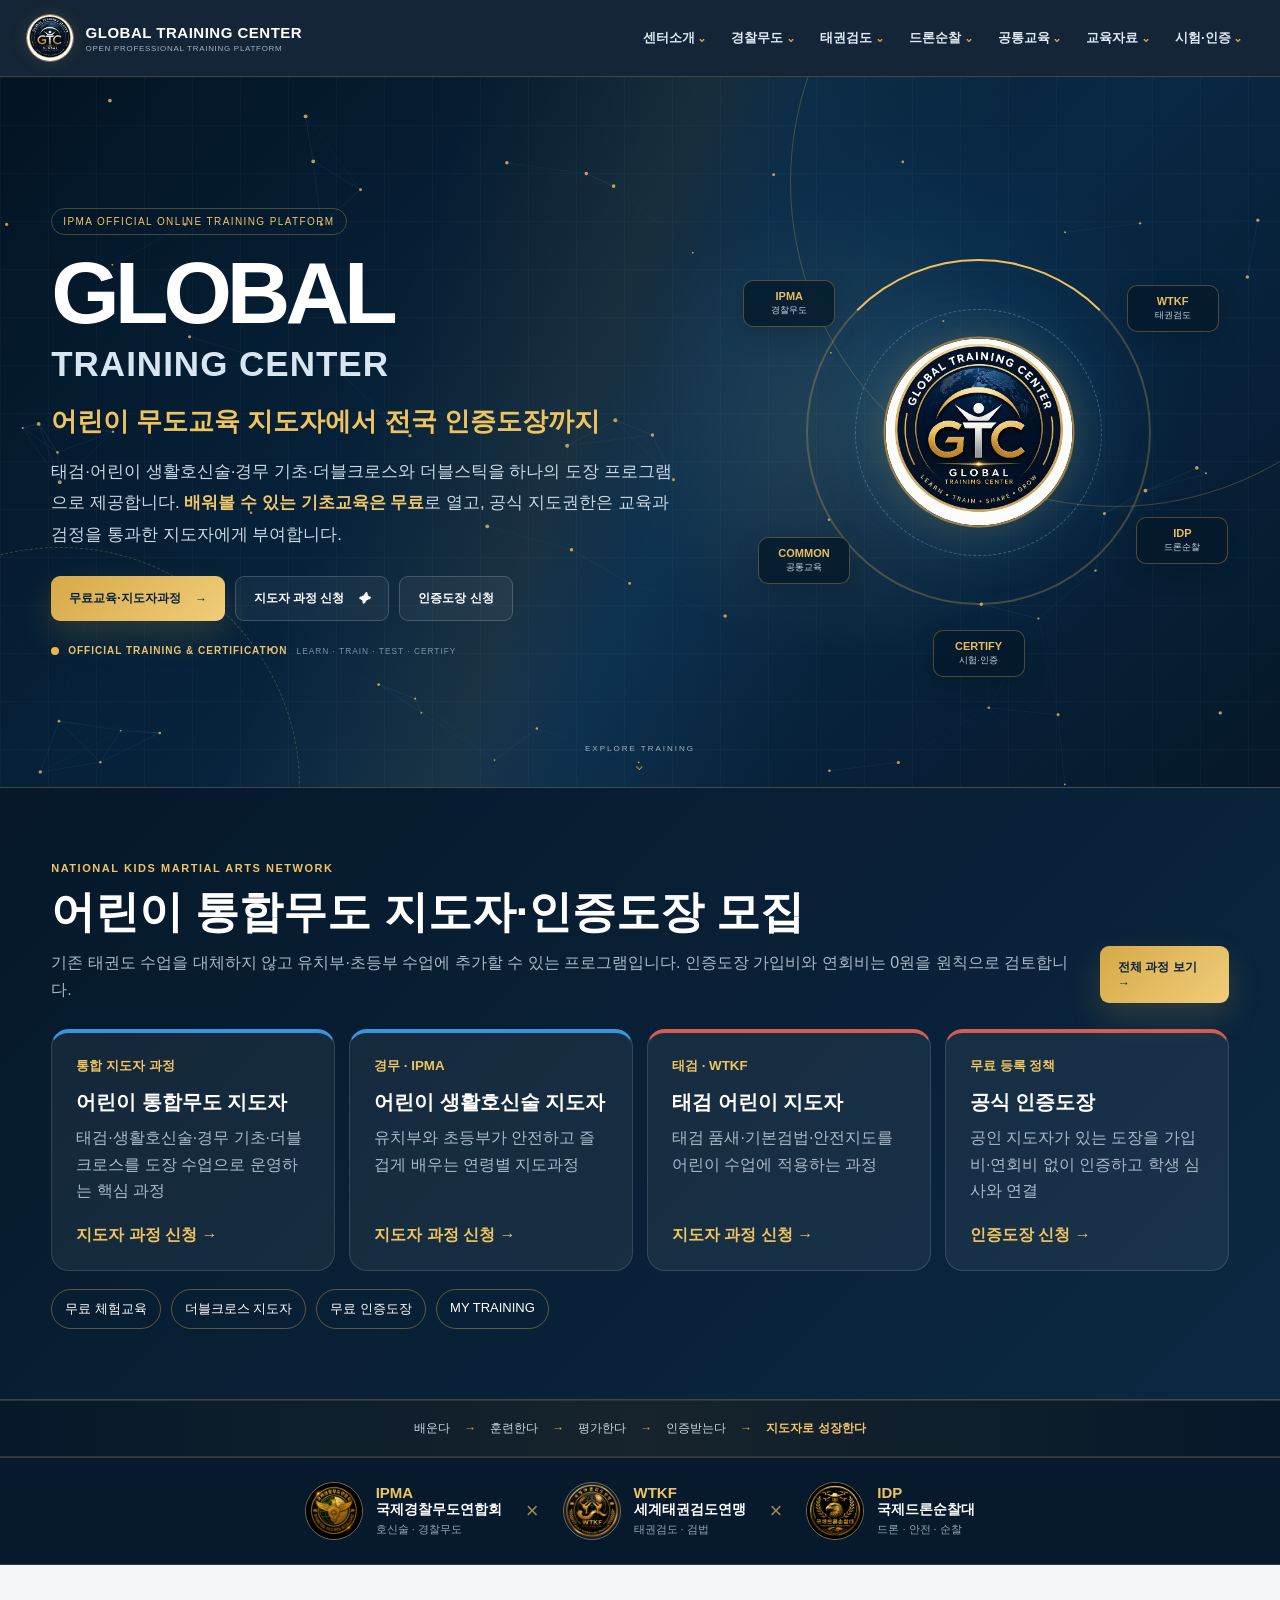
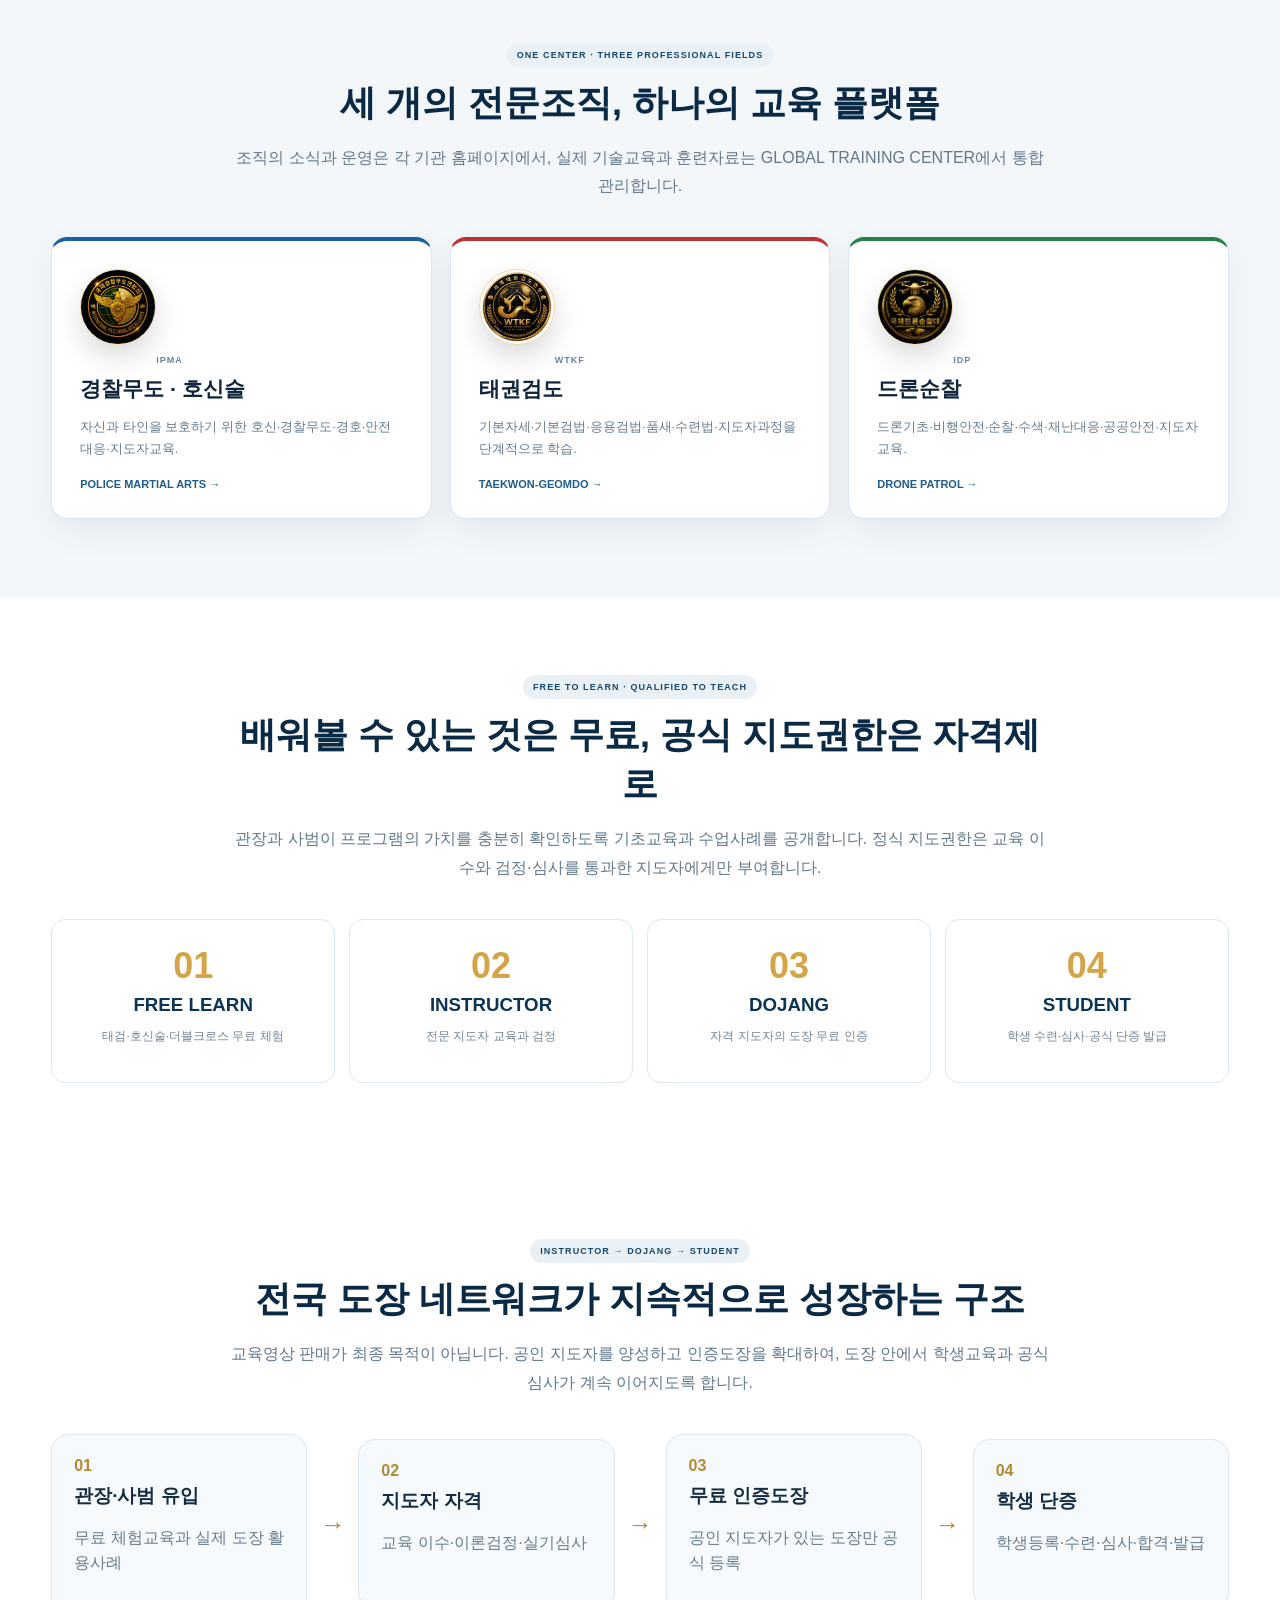
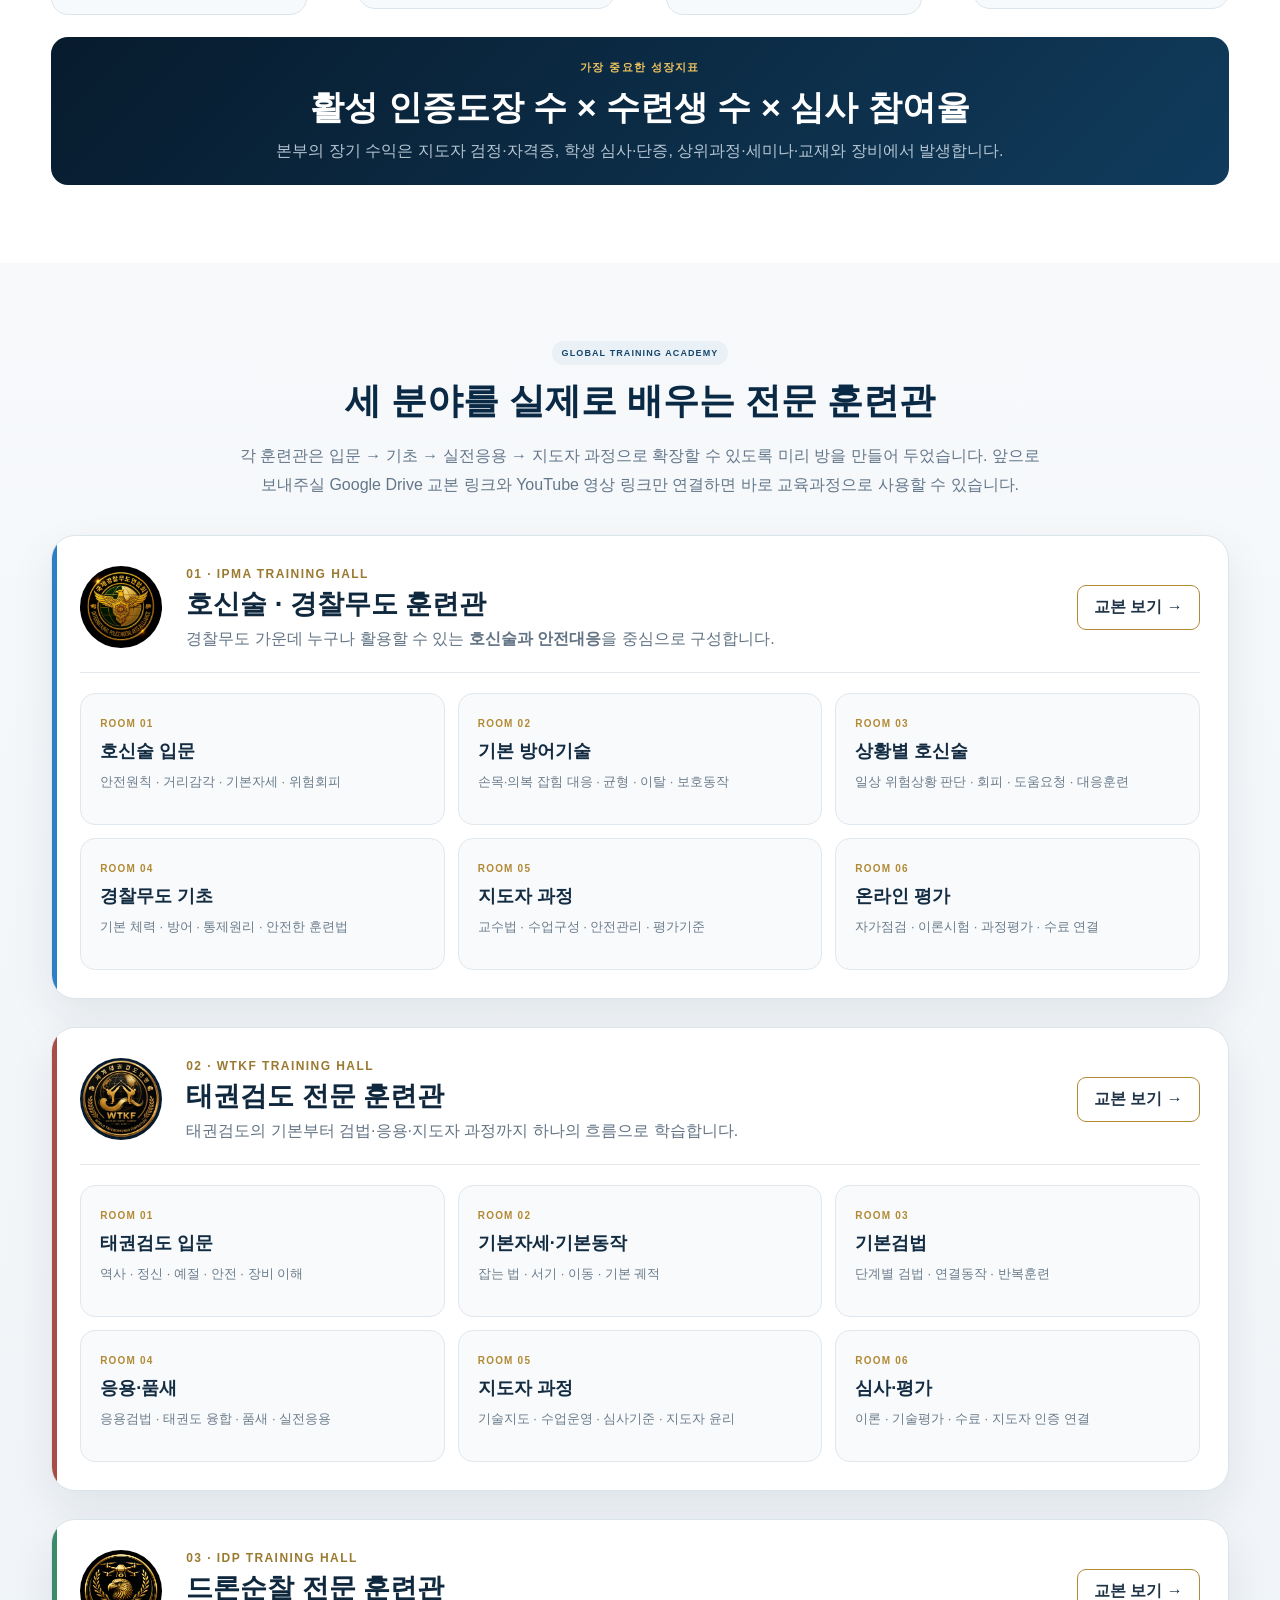
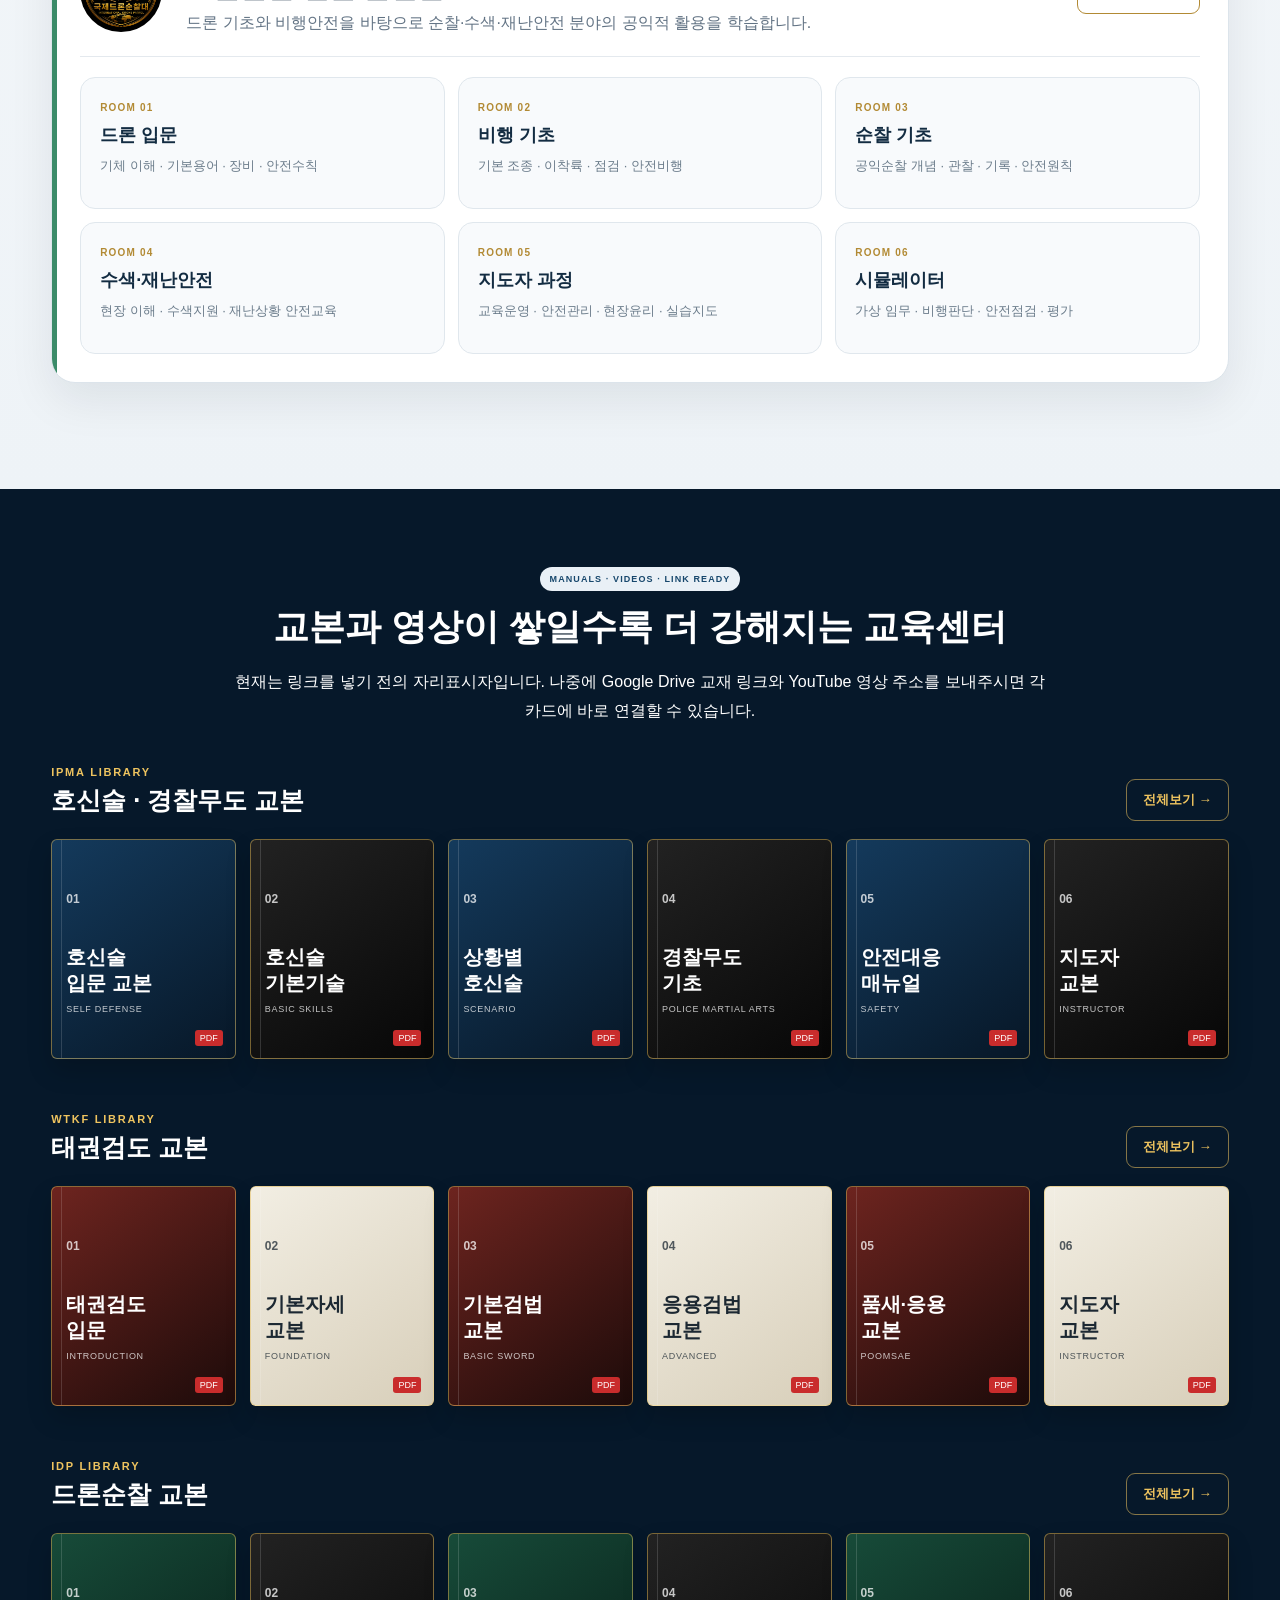
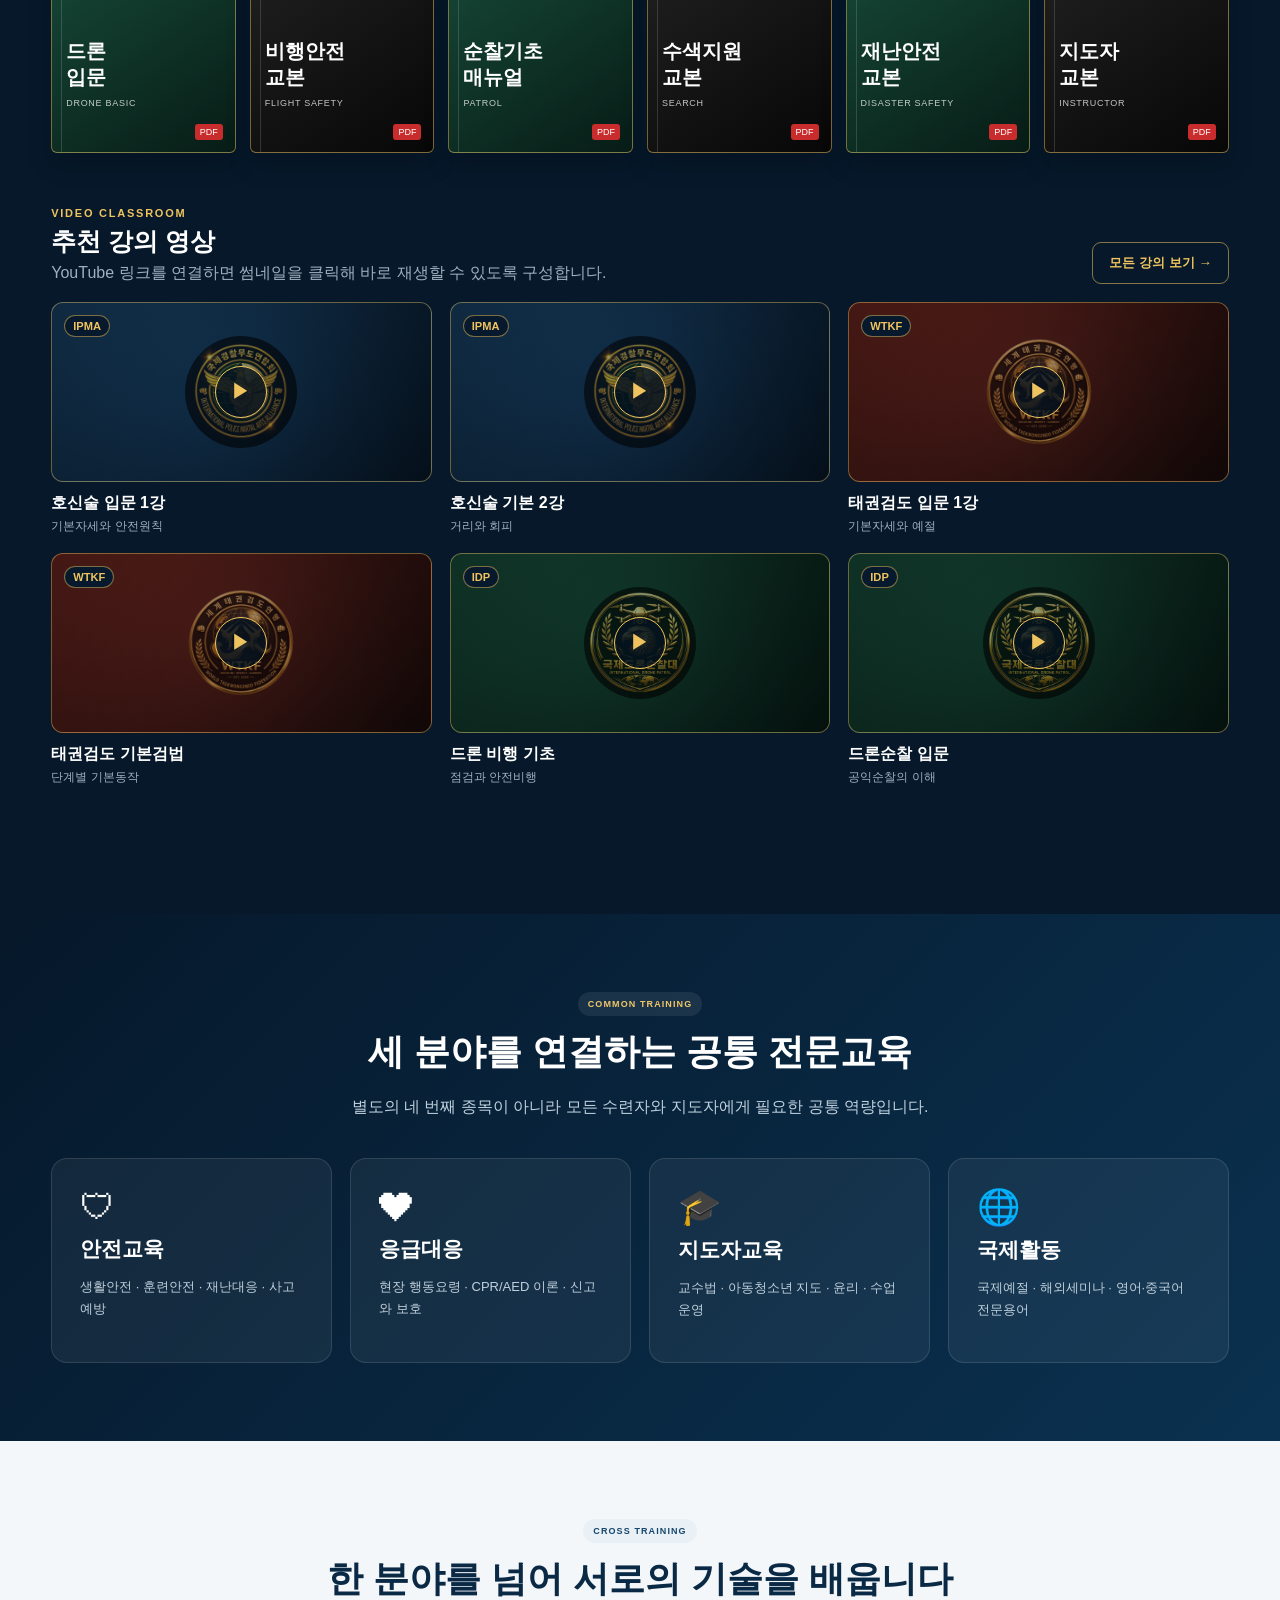
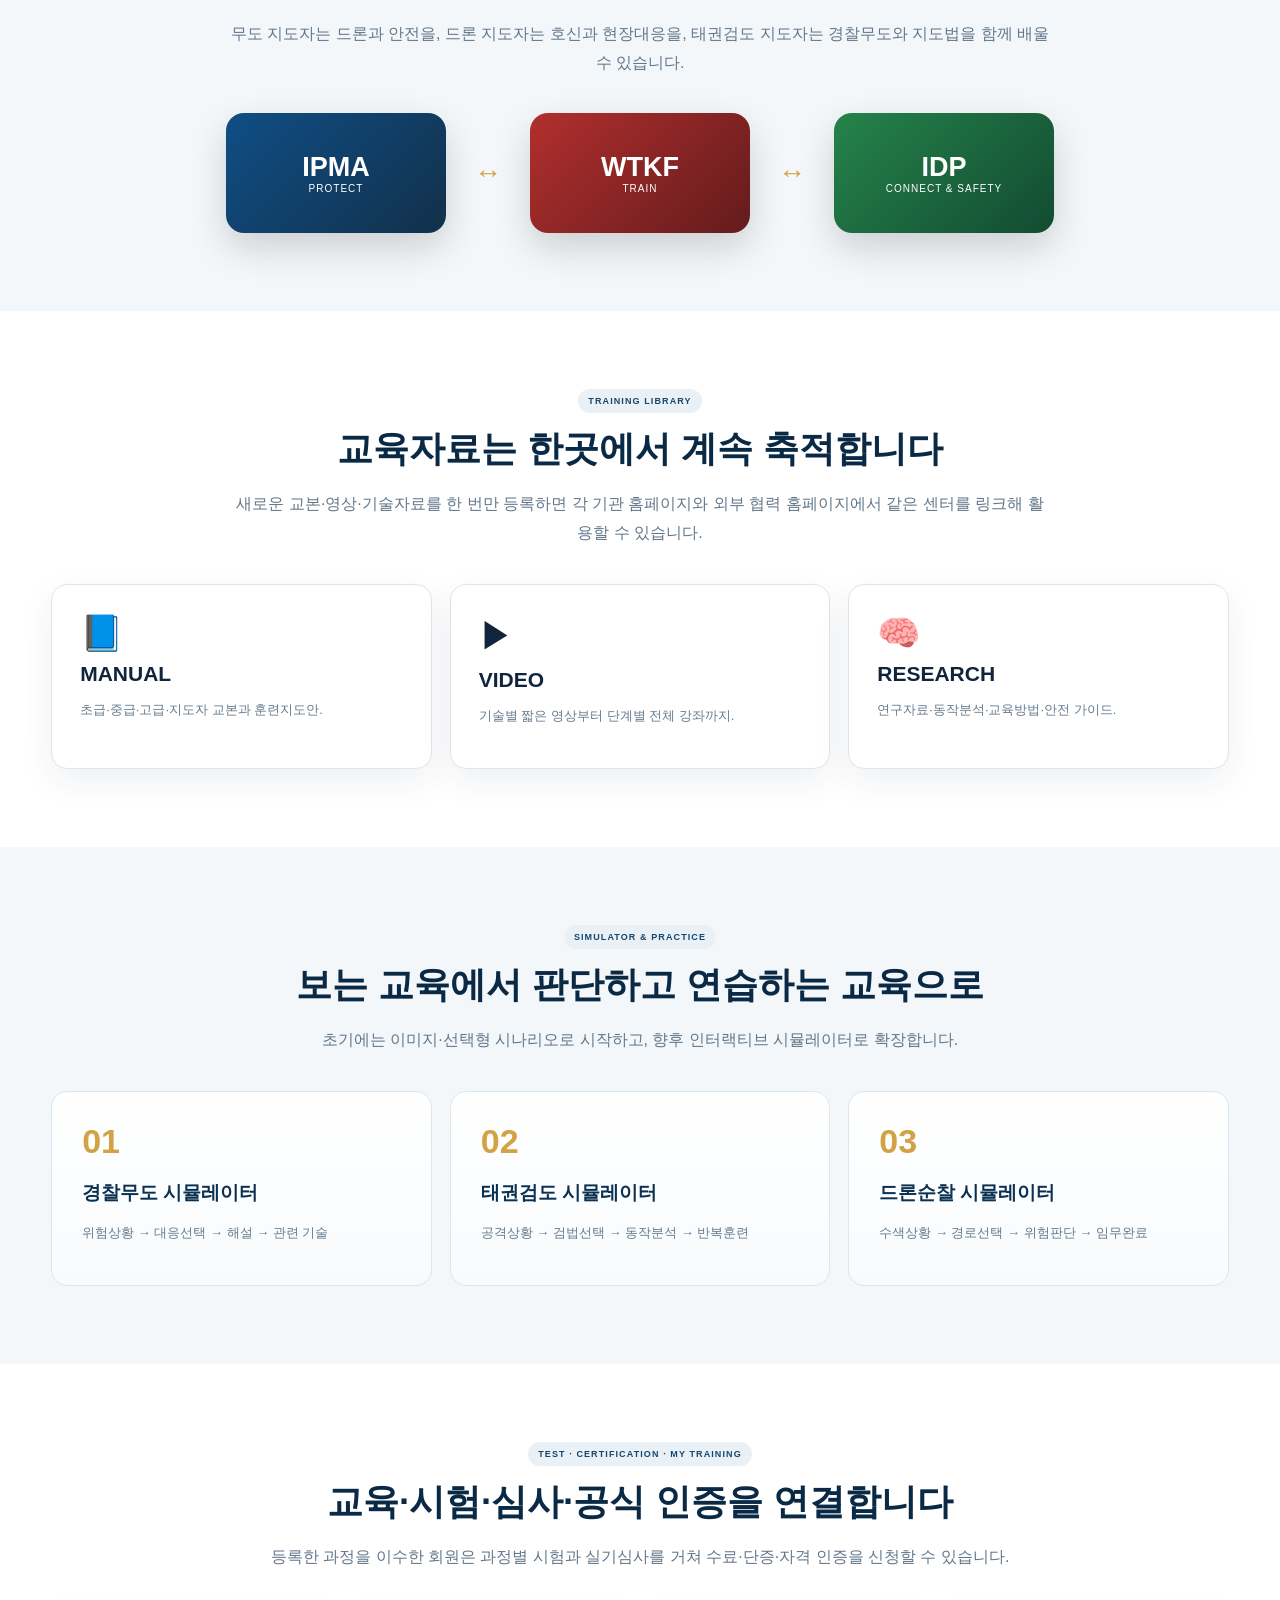
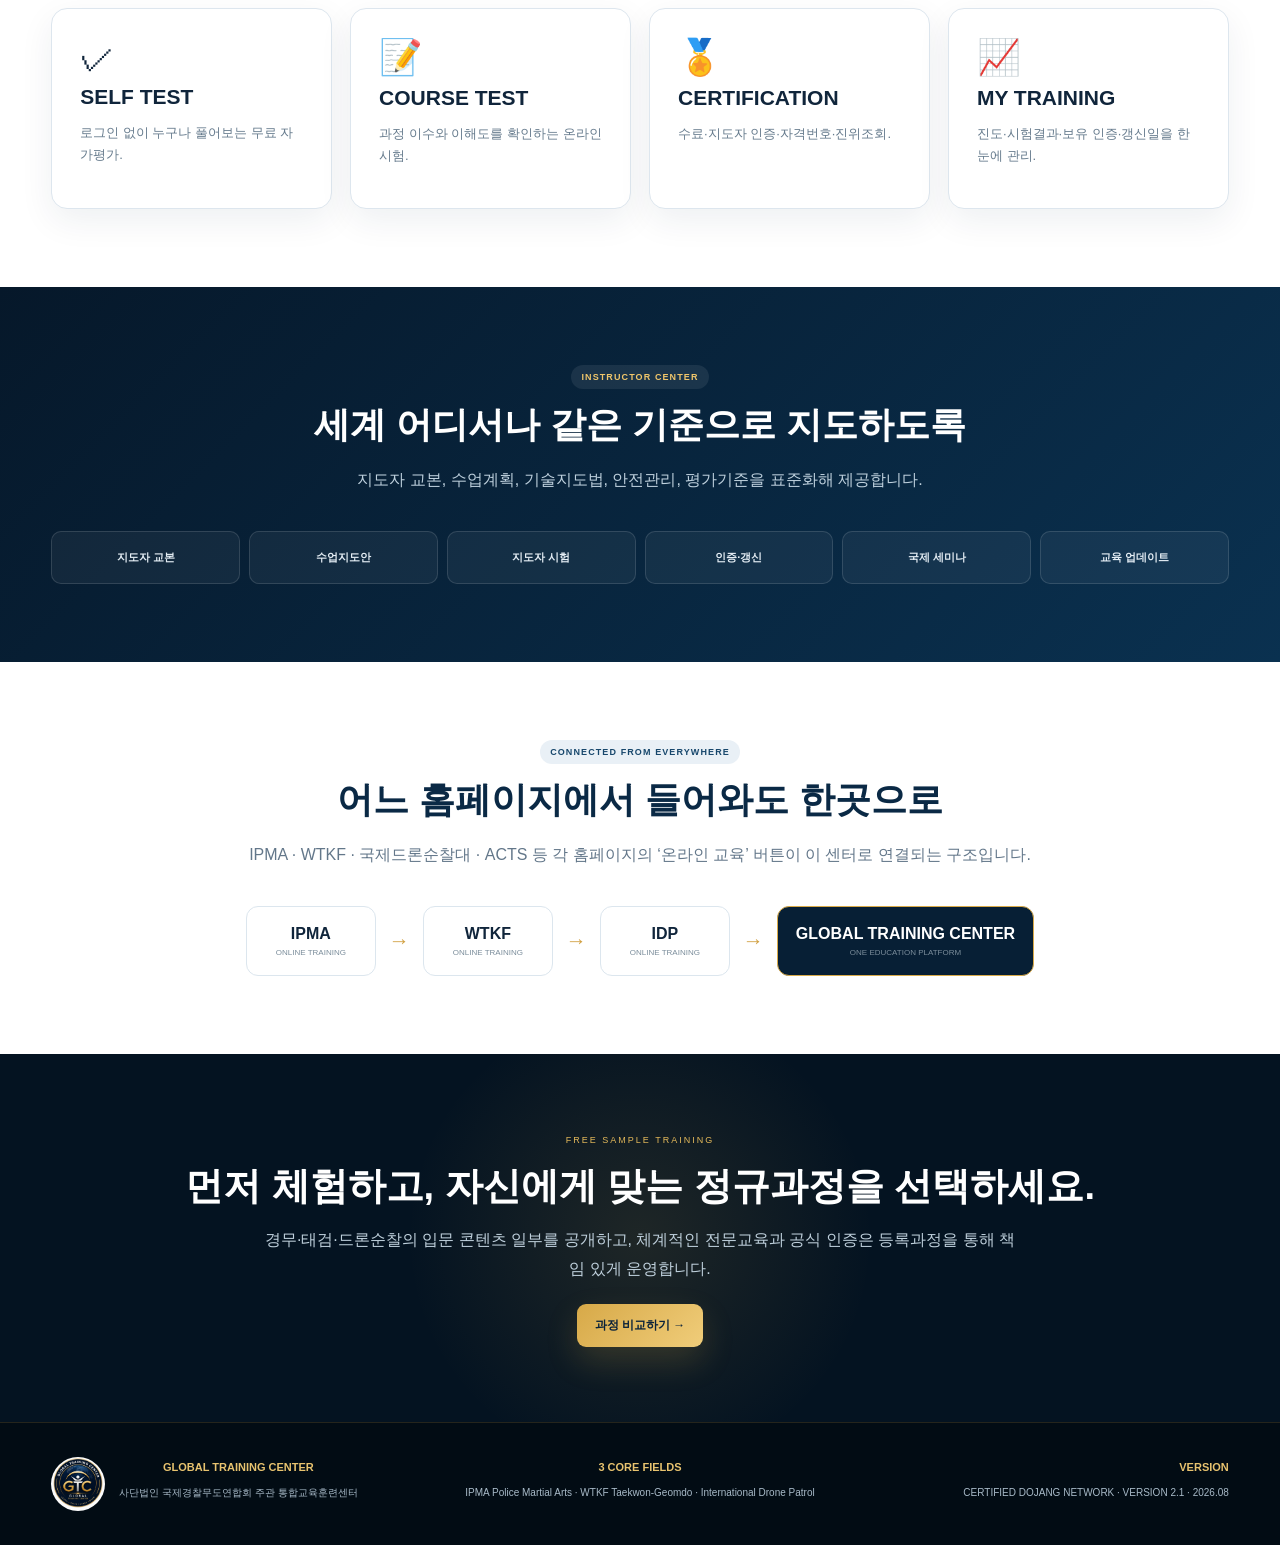
<file: index.html>
<!doctype html>
<html lang="ko">
<head>
<meta charset="utf-8"><meta name="viewport" content="width=device-width,initial-scale=1">
<title>GLOBAL TRAINING CENTER | 통합교육훈련센터</title>
<meta name="description" content="경찰무도·태권검도·드론순찰 전문 온라인 교육, 시험, 심사와 공식 인증을 연결하는 글로벌 통합교육훈련센터">
<meta name="theme-color" content="#06182a">
<link rel="stylesheet" href="styles.css?v=2.0">
</head>
<body>
<header class="mega-header" id="siteHeader">
  <div class="nav-wrap">
    <a class="brand" href="#home" aria-label="GLOBAL TRAINING CENTER 홈">
      <img class="brand-logo-img" src="assets/gtc-logo-round.png" alt="GLOBAL TRAINING CENTER 로고">
      <span><b>GLOBAL TRAINING CENTER</b><small>OPEN PROFESSIONAL TRAINING PLATFORM</small></span>
    </a>
    <button class="mobile-btn" type="button" aria-expanded="false" aria-controls="megaMenu" aria-label="전체 메뉴 열기">☰</button>
    <nav class="mega-menu" id="megaMenu" aria-label="주요 메뉴">
      <div class="mega-item"><button class="mega-trigger">센터소개 <span>⌄</span></button><div class="mega-panel cols-3">
        <section><h3>ABOUT GTC</h3><a href="#vision">센터 비전</a><a href="#principles">운영원칙</a><a href="#ecosystem">3대 핵심조직</a></section>
        <section><h3>LEARNING</h3><a href="#free">무료 체험교육</a><a href="#journey">학습 흐름</a><a href="#global">글로벌 확장</a></section>
        <section><h3>QUICK START</h3><a href="courses.html?field=ipma">경무 과정</a><a href="courses.html?field=wtkf">태검 과정</a><a href="courses.html?field=idp">순찰대 과정</a></section>
      </div></div>
      <div class="mega-item"><button class="mega-trigger">경찰무도 <span>⌄</span></button><div class="mega-panel cols-3">
        <section><h3>POLICE MARTIAL ARTS</h3><a href="#police">과정 소개</a><a href="#police">호신술</a><a href="#police">경찰무도</a><a href="#police">체포·제압술</a></section>
        <section><h3>SAFETY</h3><a href="#police">경호·안전</a><a href="#common">생활안전</a><a href="#common">응급대응</a></section>
        <section><h3>INSTRUCTOR</h3><a href="courses.html?field=ipma">지도자과정</a><a href="#library">교본·영상</a><a href="#test">평가·인증</a></section>
      </div></div>
      <div class="mega-item"><button class="mega-trigger">태권검도 <span>⌄</span></button><div class="mega-panel cols-3">
        <section><h3>TAEKWON-GEOMDO</h3><a href="#taekwon">입문</a><a href="#taekwon">기본검법</a><a href="#taekwon">응용검법</a></section>
        <section><h3>TRAINING</h3><a href="#taekwon">품새·응용기술</a><a href="#taekwon">수련방법</a><a href="#simulator">훈련 시뮬레이터</a></section>
        <section><h3>INSTRUCTOR</h3><a href="courses.html?field=wtkf">지도자과정</a><a href="#library">교본·영상</a><a href="#test">심사·평가</a></section>
      </div></div>
      <div class="mega-item"><button class="mega-trigger">드론순찰 <span>⌄</span></button><div class="mega-panel cols-3 panel-right">
        <section><h3>DRONE PATROL</h3><a href="#drone">드론기초</a><a href="#drone">조종기초</a><a href="#drone">비행안전</a></section>
        <section><h3>PATROL</h3><a href="#drone">순찰·모니터링</a><a href="#drone">수색·재난대응</a><a href="#simulator">드론 시뮬레이터</a></section>
        <section><h3>INSTRUCTOR</h3><a href="#instructor">지도자과정</a><a href="#library">교육자료</a><a href="#test">평가·인증</a></section>
      </div></div>
      <div class="mega-item"><button class="mega-trigger">공통교육 <span>⌄</span></button><div class="mega-panel cols-3 panel-right">
        <section><h3>COMMON TRAINING</h3><a href="#common">안전교육</a><a href="#common">응급대응</a><a href="#common">지도자 윤리</a></section>
        <section><h3>GLOBAL</h3><a href="#global">국제활동</a><a href="#global">영어·중국어 용어</a><a href="#global">해외 세미나</a></section>
        <section><h3>CROSS TRAINING</h3><a href="#cross">3분야 교차학습</a><a href="#cross">추천 학습경로</a></section>
      </div></div>
      <div class="mega-item"><button class="mega-trigger">교육자료 <span>⌄</span></button><div class="mega-panel cols-3 panel-right">
        <section><h3>TRAINING LIBRARY</h3><a href="#library">교본</a><a href="#library">교육영상</a><a href="#library">동작사진</a></section>
        <section><h3>PRACTICE</h3><a href="#simulator">시뮬레이터</a><a href="#library">훈련지도안</a><a href="#library">연구자료</a></section>
        <section><h3>FREE DOWNLOAD</h3><a href="#library">공개자료</a><a href="#library">지도자 자료</a></section>
      </div></div>
      <div class="mega-item"><button class="mega-trigger">시험·인증 <span>⌄</span></button><div class="mega-panel cols-3 panel-right">
        <section><h3>ONLINE TEST</h3><a href="#test">자가평가</a><a href="#test">과정시험</a><a href="#test">지도자평가</a></section>
        <section><h3>CERTIFICATION</h3><a href="#test">수료확인</a><a href="#test">교육인증</a><a href="#test">자격조회</a></section>
        <section><h3>MY TRAINING</h3><a href="#mytraining">학습진도</a><a href="#mytraining">이수기록</a><a href="#mytraining">갱신관리</a></section>
      </div></div>
    </nav>
  </div>
</header>
<main id="home">
<section class="hero" id="trainingHero">
<canvas class="network" id="trainingNetwork" aria-hidden="true"></canvas>
<div class="orbit orbit-a" aria-hidden="true"></div><div class="orbit orbit-b" aria-hidden="true"></div>
<div class="container hero-grid">
  <div class="hero-copy">
    <span class="kicker">IPMA OFFICIAL ONLINE TRAINING PLATFORM</span>
    <h1 class="gtc-title"><span>GLOBAL</span><em>TRAINING CENTER</em></h1>
    <p class="hero-slogan">어린이 무도교육 지도자에서 전국 인증도장까지</p>
    <p class="hero-lead">태검·어린이 생활호신술·경무 기초·더블크로스와 더블스틱을 하나의 도장 프로그램으로 제공합니다. <b>배워볼 수 있는 기초교육은 무료</b>로 열고, 공식 지도권한은 교육과 검정을 통과한 지도자에게 부여합니다.</p>
    <div class="hero-actions"><a class="btn primary" href="courses.html">무료교육·지도자과정 <i>→</i></a><a class="btn glass" href="apply.html?course=KIDS-INTEGRATED-INS">지도자 과정 신청 <i>✦</i></a><a class="btn glass" href="apply.html?course=CERTIFIED-DOJANG">인증도장 신청</a></div>
    <div class="pulse"><span></span><b>OFFICIAL TRAINING & CERTIFICATION</b><small>LEARN · TRAIN · TEST · CERTIFY</small></div>
  </div>
  <div class="command" aria-label="3대 핵심 교육 네트워크">
    <div class="glow"></div><div class="rings"><i></i><i></i><i></i></div>
    <div class="core-logo core-logo-image"><img src="assets/gtc-logo-round.png" alt="GLOBAL TRAINING CENTER"></div>
    <a class="node n1" href="#police"><b>IPMA</b><small>경찰무도</small></a>
    <a class="node n2" href="#taekwon"><b>WTKF</b><small>태권검도</small></a>
    <a class="node n3" href="#drone"><b>IDP</b><small>드론순찰</small></a>
    <a class="node n4" href="#common"><b>COMMON</b><small>공통교육</small></a>
    <a class="node n5" href="#test"><b>CERTIFY</b><small>시험·인증</small></a>
  </div>
</div>
<div class="scroll"><span>EXPLORE TRAINING</span><i>⌄</i></div>
</section>

<section class="revenue-launch" id="paid-courses">
  <div class="container">
    <div class="launch-head"><div><span>NATIONAL KIDS MARTIAL ARTS NETWORK</span><h2>어린이 통합무도 지도자·인증도장 모집</h2><p>기존 태권도 수업을 대체하지 않고 유치부·초등부 수업에 추가할 수 있는 프로그램입니다. 인증도장 가입비와 연회비는 0원을 원칙으로 검토합니다.</p></div><a class="btn primary" href="courses.html">전체 과정 보기 →</a></div>
    <div class="launch-grid">
      <article class="launch-card ipma"><small>통합 지도자 과정</small><h3>어린이 통합무도 지도자</h3><p>태검·생활호신술·경무 기초·더블크로스를 도장 수업으로 운영하는 핵심 과정</p><a href="apply.html?course=KIDS-INTEGRATED-INS">지도자 과정 신청 →</a></article>
      <article class="launch-card ipma"><small>경무 · IPMA</small><h3>어린이 생활호신술 지도자</h3><p>유치부와 초등부가 안전하고 즐겁게 배우는 연령별 지도과정</p><a href="apply.html?course=IPMA-KIDS-SD-INS">지도자 과정 신청 →</a></article>
      <article class="launch-card wtkf"><small>태검 · WTKF</small><h3>태검 어린이 지도자</h3><p>태검 품새·기본검법·안전지도를 어린이 수업에 적용하는 과정</p><a href="apply.html?course=WTKF-KIDS-INS">지도자 과정 신청 →</a></article>
      <article class="launch-card wtkf"><small>무료 등록 정책</small><h3>공식 인증도장</h3><p>공인 지도자가 있는 도장을 가입비·연회비 없이 인증하고 학생 심사와 연결</p><a href="apply.html?course=CERTIFIED-DOJANG">인증도장 신청 →</a></article>
    </div>
    <div class="launch-links"><a href="#free">무료 체험교육</a><a href="apply.html?course=DOUBLE-CROSS-INS">더블크로스 지도자</a><a href="apply.html?course=CERTIFIED-DOJANG">무료 인증도장</a><a href="#mytraining">MY TRAINING</a></div>
  </div>
</section>
<section class="journey-bar" id="journey"><div class="container"><span>배운다</span><i>→</i><span>훈련한다</span><i>→</i><span>평가한다</span><i>→</i><span>인증받는다</span><i>→</i><strong>지도자로 성장한다</strong></div></section>

<section class="org-strip" aria-label="전문 교육 협력 조직">
  <div class="container org-strip-inner">
    <div class="org-mini"><img src="assets/ipma-logo.jpg" alt="국제경찰무도연합회"><div><b>IPMA</b><span>국제경찰무도연합회</span><small>호신술 · 경찰무도</small></div></div>
    <span class="org-x">×</span>
    <div class="org-mini"><img src="assets/wtkf-logo.png" alt="세계태권검도연맹"><div><b>WTKF</b><span>세계태권검도연맹</span><small>태권검도 · 검법</small></div></div>
    <span class="org-x">×</span>
    <div class="org-mini"><img src="assets/idp-logo.png" alt="국제드론순찰대"><div><b>IDP</b><span>국제드론순찰대</span><small>드론 · 안전 · 순찰</small></div></div>
  </div>
</section>

<section class="section soft" id="vision"><div class="container"><div class="section-head"><span class="badge">ONE CENTER · THREE PROFESSIONAL FIELDS</span><h2>세 개의 전문조직, 하나의 교육 플랫폼</h2><p>조직의 소식과 운영은 각 기관 홈페이지에서, 실제 기술교육과 훈련자료는 GLOBAL TRAINING CENTER에서 통합 관리합니다.</p></div>
<div class="cards cols-3" id="ecosystem">
<a class="card blue" id="police" href="#police"><img class="org-card-logo" src="assets/ipma-logo.jpg" alt="IPMA 로고"><span class="status">IPMA</span><h3>경찰무도 · 호신술</h3><p>자신과 타인을 보호하기 위한 호신·경찰무도·경호·안전대응·지도자교육.</p><span class="arrow">POLICE MARTIAL ARTS →</span></a>
<a class="card red" id="taekwon" href="#taekwon"><img class="org-card-logo" src="assets/wtkf-logo.png" alt="WTKF 로고"><span class="status">WTKF</span><h3>태권검도</h3><p>기본자세·기본검법·응용검법·품새·수련법·지도자과정을 단계적으로 학습.</p><span class="arrow">TAEKWON-GEOMDO →</span></a>
<a class="card green" id="drone" href="#drone"><img class="org-card-logo" src="assets/idp-logo.png" alt="IDP 로고"><span class="status">IDP</span><h3>드론순찰</h3><p>드론기초·비행안전·순찰·수색·재난대응·공공안전·지도자교육.</p><span class="arrow">DRONE PATROL →</span></a>
</div></div></section>

<section class="section" id="principles"><div class="container"><div class="section-head"><span class="badge">FREE TO LEARN · QUALIFIED TO TEACH</span><h2>배워볼 수 있는 것은 무료, 공식 지도권한은 자격제로</h2><p>관장과 사범이 프로그램의 가치를 충분히 확인하도록 기초교육과 수업사례를 공개합니다. 정식 지도권한은 교육 이수와 검정·심사를 통과한 지도자에게만 부여합니다.</p></div>
<div class="flow-grid">
<div class="flow-card"><b>01</b><h3>FREE LEARN</h3><p>태검·호신술·더블크로스 무료 체험</p></div><div class="flow-card"><b>02</b><h3>INSTRUCTOR</h3><p>전문 지도자 교육과 검정</p></div><div class="flow-card"><b>03</b><h3>DOJANG</h3><p>자격 지도자의 도장 무료 인증</p></div><div class="flow-card"><b>04</b><h3>STUDENT</h3><p>학생 수련·심사·공식 단증 발급</p></div>
</div></div></section>


<section class="section network-model" id="network-model"><div class="container"><div class="section-head"><span class="badge">INSTRUCTOR → DOJANG → STUDENT</span><h2>전국 도장 네트워크가 지속적으로 성장하는 구조</h2><p>교육영상 판매가 최종 목적이 아닙니다. 공인 지도자를 양성하고 인증도장을 확대하여, 도장 안에서 학생교육과 공식 심사가 계속 이어지도록 합니다.</p></div>
<div class="network-steps"><div><b>01</b><h3>관장·사범 유입</h3><p>무료 체험교육과 실제 도장 활용사례</p></div><i>→</i><div><b>02</b><h3>지도자 자격</h3><p>교육 이수·이론검정·실기심사</p></div><i>→</i><div><b>03</b><h3>무료 인증도장</h3><p>공인 지도자가 있는 도장만 공식 등록</p></div><i>→</i><div><b>04</b><h3>학생 단증</h3><p>학생등록·수련·심사·합격·발급</p></div></div>
<div class="metric-box"><span>가장 중요한 성장지표</span><strong>활성 인증도장 수 × 수련생 수 × 심사 참여율</strong><p>본부의 장기 수익은 지도자 검정·자격증, 학생 심사·단증, 상위과정·세미나·교재와 장비에서 발생합니다.</p></div>
</div></section>

<section class="section training-campus" id="academy">
<div class="container">
  <div class="section-head">
    <span class="badge">GLOBAL TRAINING ACADEMY</span>
    <h2>세 분야를 실제로 배우는 전문 훈련관</h2>
    <p>각 훈련관은 입문 → 기초 → 실전응용 → 지도자 과정으로 확장할 수 있도록 미리 방을 만들어 두었습니다. 앞으로 보내주실 Google Drive 교본 링크와 YouTube 영상 링크만 연결하면 바로 교육과정으로 사용할 수 있습니다.</p>
  </div>

  <article class="academy-hall hall-blue" id="selfdefense">
    <div class="hall-head">
      <img src="assets/ipma-logo.jpg" alt="IPMA">
      <div><span>01 · IPMA TRAINING HALL</span><h3>호신술 · 경찰무도 훈련관</h3><p>경찰무도 가운데 누구나 활용할 수 있는 <b>호신술과 안전대응</b>을 중심으로 구성합니다.</p></div>
      <a class="hall-btn" href="#ipma-manuals">교본 보기 →</a>
    </div>
    <div class="room-grid">
      <div class="room"><b>ROOM 01</b><h4>호신술 입문</h4><p>안전원칙 · 거리감각 · 기본자세 · 위험회피</p></div>
      <div class="room"><b>ROOM 02</b><h4>기본 방어기술</h4><p>손목·의복 잡힘 대응 · 균형 · 이탈 · 보호동작</p></div>
      <div class="room"><b>ROOM 03</b><h4>상황별 호신술</h4><p>일상 위험상황 판단 · 회피 · 도움요청 · 대응훈련</p></div>
      <div class="room"><b>ROOM 04</b><h4>경찰무도 기초</h4><p>기본 체력 · 방어 · 통제원리 · 안전한 훈련법</p></div>
      <div class="room"><b>ROOM 05</b><h4>지도자 과정</h4><p>교수법 · 수업구성 · 안전관리 · 평가기준</p></div>
      <div class="room"><b>ROOM 06</b><h4>온라인 평가</h4><p>자가점검 · 이론시험 · 과정평가 · 수료 연결</p></div>
    </div>
  </article>

  <article class="academy-hall hall-red" id="taekwon-academy">
    <div class="hall-head">
      <img src="assets/wtkf-logo.png" alt="WTKF">
      <div><span>02 · WTKF TRAINING HALL</span><h3>태권검도 전문 훈련관</h3><p>태권검도의 기본부터 검법·응용·지도자 과정까지 하나의 흐름으로 학습합니다.</p></div>
      <a class="hall-btn" href="#wtkf-manuals">교본 보기 →</a>
    </div>
    <div class="room-grid">
      <div class="room"><b>ROOM 01</b><h4>태권검도 입문</h4><p>역사 · 정신 · 예절 · 안전 · 장비 이해</p></div>
      <div class="room"><b>ROOM 02</b><h4>기본자세·기본동작</h4><p>잡는 법 · 서기 · 이동 · 기본 궤적</p></div>
      <div class="room"><b>ROOM 03</b><h4>기본검법</h4><p>단계별 검법 · 연결동작 · 반복훈련</p></div>
      <div class="room"><b>ROOM 04</b><h4>응용·품새</h4><p>응용검법 · 태권도 융합 · 품새 · 실전응용</p></div>
      <div class="room"><b>ROOM 05</b><h4>지도자 과정</h4><p>기술지도 · 수업운영 · 심사기준 · 지도자 윤리</p></div>
      <div class="room"><b>ROOM 06</b><h4>심사·평가</h4><p>이론 · 기술평가 · 수료 · 지도자 인증 연결</p></div>
    </div>
  </article>

  <article class="academy-hall hall-green" id="drone-academy">
    <div class="hall-head">
      <img src="assets/idp-logo.png" alt="IDP">
      <div><span>03 · IDP TRAINING HALL</span><h3>드론순찰 전문 훈련관</h3><p>드론 기초와 비행안전을 바탕으로 순찰·수색·재난안전 분야의 공익적 활용을 학습합니다.</p></div>
      <a class="hall-btn" href="#idp-manuals">교본 보기 →</a>
    </div>
    <div class="room-grid">
      <div class="room"><b>ROOM 01</b><h4>드론 입문</h4><p>기체 이해 · 기본용어 · 장비 · 안전수칙</p></div>
      <div class="room"><b>ROOM 02</b><h4>비행 기초</h4><p>기본 조종 · 이착륙 · 점검 · 안전비행</p></div>
      <div class="room"><b>ROOM 03</b><h4>순찰 기초</h4><p>공익순찰 개념 · 관찰 · 기록 · 안전원칙</p></div>
      <div class="room"><b>ROOM 04</b><h4>수색·재난안전</h4><p>현장 이해 · 수색지원 · 재난상황 안전교육</p></div>
      <div class="room"><b>ROOM 05</b><h4>지도자 과정</h4><p>교육운영 · 안전관리 · 현장윤리 · 실습지도</p></div>
      <div class="room"><b>ROOM 06</b><h4>시뮬레이터</h4><p>가상 임무 · 비행판단 · 안전점검 · 평가</p></div>
    </div>
  </article>
</div>
</section>

<section class="section media-library" id="media-library">
<div class="container">
  <div class="section-head">
    <span class="badge">MANUALS · VIDEOS · LINK READY</span>
    <h2>교본과 영상이 쌓일수록 더 강해지는 교육센터</h2>
    <p>현재는 링크를 넣기 전의 자리표시자입니다. 나중에 Google Drive 교재 링크와 YouTube 영상 주소를 보내주시면 각 카드에 바로 연결할 수 있습니다.</p>
  </div>

  <div class="library-block" id="ipma-manuals">
    <div class="library-title"><div><span>IPMA LIBRARY</span><h3>호신술 · 경찰무도 교본</h3></div><button class="outline-btn placeholder-action">전체보기 →</button></div>
    <div class="book-shelf">
      <button class="book book-blue placeholder-action"><span>01</span><b>호신술<br>입문 교본</b><small>SELF DEFENSE</small><i>PDF</i></button>
      <button class="book book-dark placeholder-action"><span>02</span><b>호신술<br>기본기술</b><small>BASIC SKILLS</small><i>PDF</i></button>
      <button class="book book-blue placeholder-action"><span>03</span><b>상황별<br>호신술</b><small>SCENARIO</small><i>PDF</i></button>
      <button class="book book-dark placeholder-action"><span>04</span><b>경찰무도<br>기초</b><small>POLICE MARTIAL ARTS</small><i>PDF</i></button>
      <button class="book book-blue placeholder-action"><span>05</span><b>안전대응<br>매뉴얼</b><small>SAFETY</small><i>PDF</i></button>
      <button class="book book-dark placeholder-action"><span>06</span><b>지도자<br>교본</b><small>INSTRUCTOR</small><i>PDF</i></button>
    </div>
  </div>

  <div class="library-block" id="wtkf-manuals">
    <div class="library-title"><div><span>WTKF LIBRARY</span><h3>태권검도 교본</h3></div><button class="outline-btn placeholder-action">전체보기 →</button></div>
    <div class="book-shelf">
      <button class="book book-red placeholder-action"><span>01</span><b>태권검도<br>입문</b><small>INTRODUCTION</small><i>PDF</i></button>
      <button class="book book-ivory placeholder-action"><span>02</span><b>기본자세<br>교본</b><small>FOUNDATION</small><i>PDF</i></button>
      <button class="book book-red placeholder-action"><span>03</span><b>기본검법<br>교본</b><small>BASIC SWORD</small><i>PDF</i></button>
      <button class="book book-ivory placeholder-action"><span>04</span><b>응용검법<br>교본</b><small>ADVANCED</small><i>PDF</i></button>
      <button class="book book-red placeholder-action"><span>05</span><b>품새·응용<br>교본</b><small>POOMSAE</small><i>PDF</i></button>
      <button class="book book-ivory placeholder-action"><span>06</span><b>지도자<br>교본</b><small>INSTRUCTOR</small><i>PDF</i></button>
    </div>
  </div>

  <div class="library-block" id="idp-manuals">
    <div class="library-title"><div><span>IDP LIBRARY</span><h3>드론순찰 교본</h3></div><button class="outline-btn placeholder-action">전체보기 →</button></div>
    <div class="book-shelf">
      <button class="book book-green placeholder-action"><span>01</span><b>드론<br>입문</b><small>DRONE BASIC</small><i>PDF</i></button>
      <button class="book book-dark placeholder-action"><span>02</span><b>비행안전<br>교본</b><small>FLIGHT SAFETY</small><i>PDF</i></button>
      <button class="book book-green placeholder-action"><span>03</span><b>순찰기초<br>매뉴얼</b><small>PATROL</small><i>PDF</i></button>
      <button class="book book-dark placeholder-action"><span>04</span><b>수색지원<br>교본</b><small>SEARCH</small><i>PDF</i></button>
      <button class="book book-green placeholder-action"><span>05</span><b>재난안전<br>교본</b><small>DISASTER SAFETY</small><i>PDF</i></button>
      <button class="book book-dark placeholder-action"><span>06</span><b>지도자<br>교본</b><small>INSTRUCTOR</small><i>PDF</i></button>
    </div>
  </div>

  <div class="video-library" id="video">
    <div class="library-title"><div><span>VIDEO CLASSROOM</span><h3>추천 강의 영상</h3><p>YouTube 링크를 연결하면 썸네일을 클릭해 바로 재생할 수 있도록 구성합니다.</p></div><button class="outline-btn placeholder-action">모든 강의 보기 →</button></div>
    <div class="video-grid">
      <button class="video-card placeholder-action"><div class="video-thumb blue-thumb"><img src="assets/ipma-logo.jpg" alt=""><span class="play">▶</span><small>IPMA</small></div><b>호신술 입문 1강</b><span>기본자세와 안전원칙</span></button>
      <button class="video-card placeholder-action"><div class="video-thumb blue-thumb"><img src="assets/ipma-logo.jpg" alt=""><span class="play">▶</span><small>IPMA</small></div><b>호신술 기본 2강</b><span>거리와 회피</span></button>
      <button class="video-card placeholder-action"><div class="video-thumb red-thumb"><img src="assets/wtkf-logo.png" alt=""><span class="play">▶</span><small>WTKF</small></div><b>태권검도 입문 1강</b><span>기본자세와 예절</span></button>
      <button class="video-card placeholder-action"><div class="video-thumb red-thumb"><img src="assets/wtkf-logo.png" alt=""><span class="play">▶</span><small>WTKF</small></div><b>태권검도 기본검법</b><span>단계별 기본동작</span></button>
      <button class="video-card placeholder-action"><div class="video-thumb green-thumb"><img src="assets/idp-logo.png" alt=""><span class="play">▶</span><small>IDP</small></div><b>드론 비행 기초</b><span>점검과 안전비행</span></button>
      <button class="video-card placeholder-action"><div class="video-thumb green-thumb"><img src="assets/idp-logo.png" alt=""><span class="play">▶</span><small>IDP</small></div><b>드론순찰 입문</b><span>공익순찰의 이해</span></button>
    </div>
  </div>
</div>
</section>

<section class="section dark-section" id="common"><div class="container"><div class="section-head light"><span class="badge">COMMON TRAINING</span><h2>세 분야를 연결하는 공통 전문교육</h2><p>별도의 네 번째 종목이 아니라 모든 수련자와 지도자에게 필요한 공통 역량입니다.</p></div>
<div class="cards cols-4"><div class="glass-card"><div class="icon">🛡</div><h3>안전교육</h3><p>생활안전 · 훈련안전 · 재난대응 · 사고예방</p></div><div class="glass-card"><div class="icon">❤</div><h3>응급대응</h3><p>현장 행동요령 · CPR/AED 이론 · 신고와 보호</p></div><div class="glass-card"><div class="icon">🎓</div><h3>지도자교육</h3><p>교수법 · 아동청소년 지도 · 윤리 · 수업운영</p></div><div class="glass-card"><div class="icon">🌐</div><h3>국제활동</h3><p>국제예절 · 해외세미나 · 영어·중국어 전문용어</p></div></div>
</div></section>

<section class="section soft" id="cross"><div class="container"><div class="section-head"><span class="badge">CROSS TRAINING</span><h2>한 분야를 넘어 서로의 기술을 배웁니다</h2><p>무도 지도자는 드론과 안전을, 드론 지도자는 호신과 현장대응을, 태권검도 지도자는 경찰무도와 지도법을 함께 배울 수 있습니다.</p></div>
<div class="cross-map"><div class="cross-node blue"><b>IPMA</b><span>PROTECT</span></div><i>↔</i><div class="cross-node red"><b>WTKF</b><span>TRAIN</span></div><i>↔</i><div class="cross-node green"><b>IDP</b><span>CONNECT & SAFETY</span></div></div>
</div></section>

<section class="section" id="library"><div class="container"><div class="section-head"><span class="badge">TRAINING LIBRARY</span><h2>교육자료는 한곳에서 계속 축적합니다</h2><p>새로운 교본·영상·기술자료를 한 번만 등록하면 각 기관 홈페이지와 외부 협력 홈페이지에서 같은 센터를 링크해 활용할 수 있습니다.</p></div>
<div class="cards cols-3"><div class="card"><div class="icon">📘</div><h3>MANUAL</h3><p>초급·중급·고급·지도자 교본과 훈련지도안.</p></div><div class="card"><div class="icon">▶</div><h3>VIDEO</h3><p>기술별 짧은 영상부터 단계별 전체 강좌까지.</p></div><div class="card"><div class="icon">🧠</div><h3>RESEARCH</h3><p>연구자료·동작분석·교육방법·안전 가이드.</p></div></div>
</div></section>

<section class="section soft" id="simulator"><div class="container"><div class="section-head"><span class="badge">SIMULATOR & PRACTICE</span><h2>보는 교육에서 판단하고 연습하는 교육으로</h2><p>초기에는 이미지·선택형 시나리오로 시작하고, 향후 인터랙티브 시뮬레이터로 확장합니다.</p></div>
<div class="sim-grid"><div class="sim"><span>01</span><h3>경찰무도 시뮬레이터</h3><p>위험상황 → 대응선택 → 해설 → 관련 기술</p></div><div class="sim"><span>02</span><h3>태권검도 시뮬레이터</h3><p>공격상황 → 검법선택 → 동작분석 → 반복훈련</p></div><div class="sim"><span>03</span><h3>드론순찰 시뮬레이터</h3><p>수색상황 → 경로선택 → 위험판단 → 임무완료</p></div></div>
</div></section>

<section class="section" id="test"><div class="container"><div class="section-head"><span class="badge">TEST · CERTIFICATION · MY TRAINING</span><h2>교육·시험·심사·공식 인증을 연결합니다</h2><p>등록한 과정을 이수한 회원은 과정별 시험과 실기심사를 거쳐 수료·단증·자격 인증을 신청할 수 있습니다.</p></div>
<div class="cards cols-4"><div class="card"><div class="icon">✓</div><h3>SELF TEST</h3><p>로그인 없이 누구나 풀어보는 무료 자가평가.</p></div><div class="card"><div class="icon">📝</div><h3>COURSE TEST</h3><p>과정 이수와 이해도를 확인하는 온라인 시험.</p></div><div class="card"><div class="icon">🏅</div><h3>CERTIFICATION</h3><p>수료·지도자 인증·자격번호·진위조회.</p></div><div class="card" id="mytraining"><div class="icon">📈</div><h3>MY TRAINING</h3><p>진도·시험결과·보유 인증·갱신일을 한눈에 관리.</p></div></div>
</div></section>

<section class="section dark-section" id="instructor"><div class="container"><div class="section-head light"><span class="badge">INSTRUCTOR CENTER</span><h2>세계 어디서나 같은 기준으로 지도하도록</h2><p>지도자 교본, 수업계획, 기술지도법, 안전관리, 평가기준을 표준화해 제공합니다.</p></div><div class="quick-six"><a href="#library">지도자 교본</a><a href="#library">수업지도안</a><a href="#test">지도자 시험</a><a href="#test">인증·갱신</a><a href="#global">국제 세미나</a><a href="#home">교육 업데이트</a></div></div></section>

<section class="section" id="global"><div class="container"><div class="section-head"><span class="badge">CONNECTED FROM EVERYWHERE</span><h2>어느 홈페이지에서 들어와도 한곳으로</h2><p>IPMA · WTKF · 국제드론순찰대 · ACTS 등 각 홈페이지의 ‘온라인 교육’ 버튼이 이 센터로 연결되는 구조입니다.</p></div>
<div class="portal-row"><div><b>IPMA</b><small>ONLINE TRAINING</small></div><i>→</i><div><b>WTKF</b><small>ONLINE TRAINING</small></div><i>→</i><div><b>IDP</b><small>ONLINE TRAINING</small></div><i>→</i><div class="portal-core"><b>GLOBAL TRAINING CENTER</b><small>ONE EDUCATION PLATFORM</small></div></div>
</div></section>

<section class="manifesto" id="free"><div class="container"><span>FREE SAMPLE TRAINING</span><h2>먼저 체험하고, 자신에게 맞는 정규과정을 선택하세요.</h2><p>경무·태검·드론순찰의 입문 콘텐츠 일부를 공개하고, 체계적인 전문교육과 공식 인증은 등록과정을 통해 책임 있게 운영합니다.</p><a class="btn primary" href="courses.html">과정 비교하기 →</a></div></section>
</main>
<footer><div class="footer-grid"><div class="footer-brand"><img src="assets/gtc-logo-round.png" alt="GTC"><div><b>GLOBAL TRAINING CENTER</b><p>사단법인 국제경찰무도연합회 주관 통합교육훈련센터</p></div></div><div><b>3 CORE FIELDS</b><p>IPMA Police Martial Arts · WTKF Taekwon-Geomdo · International Drone Patrol</p></div><div><b>VERSION</b><p>CERTIFIED DOJANG NETWORK · VERSION 2.1 · 2026.08</p></div></div></footer>
<script>
(()=>{
 const triggers=[...document.querySelectorAll('.mega-trigger')], items=[...document.querySelectorAll('.mega-item')], mobile=document.querySelector('.mobile-btn'), menu=document.getElementById('megaMenu');
 triggers.forEach(btn=>btn.addEventListener('click',e=>{e.stopPropagation();const item=btn.closest('.mega-item');const was=item.classList.contains('open');items.forEach(x=>x.classList.remove('open'));if(!was)item.classList.add('open')}));
 document.addEventListener('click',()=>items.forEach(x=>x.classList.remove('open')));document.querySelectorAll('.mega-panel').forEach(p=>p.addEventListener('click',e=>e.stopPropagation()));
 mobile.addEventListener('click',()=>{const open=menu.classList.toggle('mobile-open');mobile.setAttribute('aria-expanded',open);mobile.textContent=open?'✕':'☰'});
 document.querySelectorAll('a[href^="#"]').forEach(a=>a.addEventListener('click',()=>{menu.classList.remove('mobile-open');mobile.setAttribute('aria-expanded','false');mobile.textContent='☰';items.forEach(x=>x.classList.remove('open'))}));
 const c=document.getElementById('trainingNetwork'); if(!c)return; const ctx=c.getContext('2d'); let w=0,h=0,dpr=1,pts=[];
 const rnd=(a,b)=>a+Math.random()*(b-a); function resize(){dpr=Math.min(devicePixelRatio||1,2);w=Math.max(1,c.clientWidth);h=Math.max(1,c.clientHeight);c.width=Math.round(w*dpr);c.height=Math.round(h*dpr);ctx.setTransform(dpr,0,0,dpr,0,0);const count=Math.max(38,Math.min(78,Math.floor(w/18)));pts=Array.from({length:count},()=>({x:rnd(0,w),y:rnd(0,h),vx:rnd(-.32,.32),vy:rnd(-.22,.22),r:rnd(.8,2),p:rnd(0,6.28)}));}
 function draw(){ctx.clearRect(0,0,w,h);for(const p of pts){p.x+=p.vx;p.y+=p.vy;p.p+=.035;if(p.x<0||p.x>w)p.vx*=-1;if(p.y<0||p.y>h)p.vy*=-1;ctx.beginPath();ctx.arc(p.x,p.y,p.r,0,6.28);ctx.fillStyle='rgba(235,190,92,.8)';ctx.fill()}for(let i=0;i<pts.length;i++)for(let j=i+1;j<pts.length;j++){const a=pts[i],b=pts[j],d=Math.hypot(a.x-b.x,a.y-b.y);if(d<145){ctx.beginPath();ctx.moveTo(a.x,a.y);ctx.lineTo(b.x,b.y);ctx.strokeStyle=`rgba(73,162,224,${.24*(1-d/145)})`;ctx.lineWidth=.7;ctx.stroke()}}requestAnimationFrame(draw)}
 addEventListener('resize',resize,{passive:true});resize();draw();
 document.querySelectorAll('.placeholder-action').forEach(el=>el.addEventListener('click',e=>{e.preventDefault();alert('링크 연결 준비 공간입니다. Google Drive 교본 또는 YouTube 영상 링크를 보내주시면 이 자리에 연결됩니다.');}));
 const hero=document.getElementById('trainingHero'), command=hero.querySelector('.command');hero.addEventListener('pointermove',e=>{const r=hero.getBoundingClientRect(),x=(e.clientX-r.left)/r.width-.5,y=(e.clientY-r.top)/r.height-.5;command.style.setProperty('--px',`${x*12}px`);command.style.setProperty('--py',`${y*9}px`)},{passive:true});
})();
</script>
</body></html>
</file>
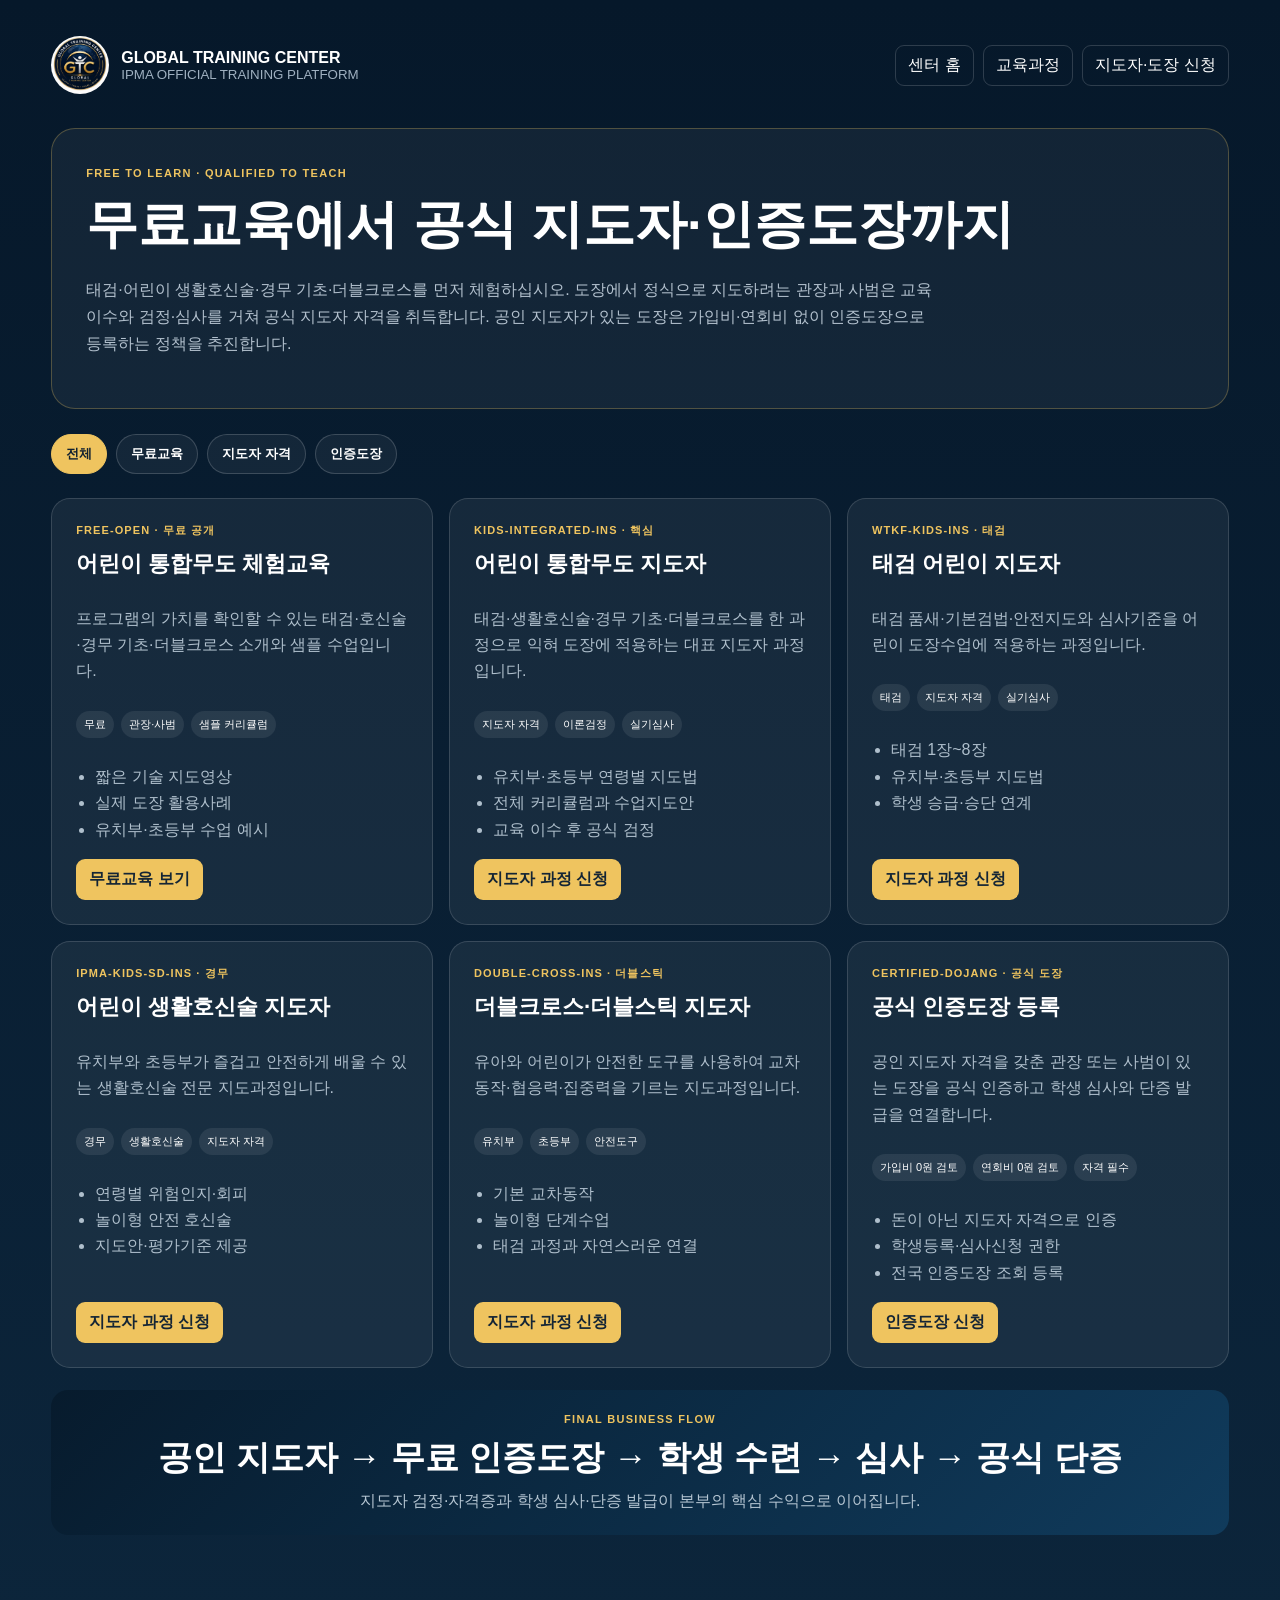
<file: courses.html>
<!doctype html><html lang="ko"><head><meta charset="utf-8"><meta name="viewport" content="width=device-width,initial-scale=1"><title>무료교육·지도자과정 | GTC</title><meta name="description" content="어린이 통합무도 무료교육, 지도자 자격과 인증도장 과정"><link rel="stylesheet" href="styles.css?v=2.1"></head><body>
<main class="sub-shell"><div class="container">
<header class="sub-top"><a class="sub-brand" href="index.html"><img src="assets/gtc-logo-round.png" alt="GTC"><span><b>GLOBAL TRAINING CENTER</b><small>IPMA OFFICIAL TRAINING PLATFORM</small></span></a><nav class="sub-nav"><a href="index.html">센터 홈</a><a href="courses.html">교육과정</a><a href="apply.html">지도자·도장 신청</a></nav></header>
<section class="sub-hero"><span>FREE TO LEARN · QUALIFIED TO TEACH</span><h1>무료교육에서 공식 지도자·인증도장까지</h1><p>태검·어린이 생활호신술·경무 기초·더블크로스를 먼저 체험하십시오. 도장에서 정식으로 지도하려는 관장과 사범은 교육 이수와 검정·심사를 거쳐 공식 지도자 자격을 취득합니다. 공인 지도자가 있는 도장은 가입비·연회비 없이 인증도장으로 등록하는 정책을 추진합니다.</p></section>
<div class="filter-row"><button class="filter-btn active" data-filter="all">전체</button><button class="filter-btn" data-filter="free">무료교육</button><button class="filter-btn" data-filter="instructor">지도자 자격</button><button class="filter-btn" data-filter="dojang">인증도장</button></div>
<section class="course-catalog">
<article class="product-card" data-field="free"><span class="code">FREE-OPEN · 무료 공개</span><h2>어린이 통합무도 체험교육</h2><p>프로그램의 가치를 확인할 수 있는 태검·호신술·경무 기초·더블크로스 소개와 샘플 수업입니다.</p><div class="product-meta"><span>무료</span><span>관장·사범</span><span>샘플 커리큘럼</span></div><ul><li>짧은 기술 지도영상</li><li>실제 도장 활용사례</li><li>유치부·초등부 수업 예시</li></ul><div class="product-action"><a href="index.html#free">무료교육 보기</a></div></article>
<article class="product-card" data-field="instructor"><span class="code">KIDS-INTEGRATED-INS · 핵심</span><h2>어린이 통합무도 지도자</h2><p>태검·생활호신술·경무 기초·더블크로스를 한 과정으로 익혀 도장에 적용하는 대표 지도자 과정입니다.</p><div class="product-meta"><span>지도자 자격</span><span>이론검정</span><span>실기심사</span></div><ul><li>유치부·초등부 연령별 지도법</li><li>전체 커리큘럼과 수업지도안</li><li>교육 이수 후 공식 검정</li></ul><div class="product-action"><a href="apply.html?course=KIDS-INTEGRATED-INS">지도자 과정 신청</a></div></article>
<article class="product-card" data-field="instructor"><span class="code">WTKF-KIDS-INS · 태검</span><h2>태검 어린이 지도자</h2><p>태검 품새·기본검법·안전지도와 심사기준을 어린이 도장수업에 적용하는 과정입니다.</p><div class="product-meta"><span>태검</span><span>지도자 자격</span><span>실기심사</span></div><ul><li>태검 1장~8장</li><li>유치부·초등부 지도법</li><li>학생 승급·승단 연계</li></ul><div class="product-action"><a href="apply.html?course=WTKF-KIDS-INS">지도자 과정 신청</a></div></article>
<article class="product-card" data-field="instructor"><span class="code">IPMA-KIDS-SD-INS · 경무</span><h2>어린이 생활호신술 지도자</h2><p>유치부와 초등부가 즐겁고 안전하게 배울 수 있는 생활호신술 전문 지도과정입니다.</p><div class="product-meta"><span>경무</span><span>생활호신술</span><span>지도자 자격</span></div><ul><li>연령별 위험인지·회피</li><li>놀이형 안전 호신술</li><li>지도안·평가기준 제공</li></ul><div class="product-action"><a href="apply.html?course=IPMA-KIDS-SD-INS">지도자 과정 신청</a></div></article>
<article class="product-card" data-field="instructor"><span class="code">DOUBLE-CROSS-INS · 더블스틱</span><h2>더블크로스·더블스틱 지도자</h2><p>유아와 어린이가 안전한 도구를 사용하여 교차동작·협응력·집중력을 기르는 지도과정입니다.</p><div class="product-meta"><span>유치부</span><span>초등부</span><span>안전도구</span></div><ul><li>기본 교차동작</li><li>놀이형 단계수업</li><li>태검 과정과 자연스러운 연결</li></ul><div class="product-action"><a href="apply.html?course=DOUBLE-CROSS-INS">지도자 과정 신청</a></div></article>
<article class="product-card" data-field="dojang"><span class="code">CERTIFIED-DOJANG · 공식 도장</span><h2>공식 인증도장 등록</h2><p>공인 지도자 자격을 갖춘 관장 또는 사범이 있는 도장을 공식 인증하고 학생 심사와 단증 발급을 연결합니다.</p><div class="product-meta"><span>가입비 0원 검토</span><span>연회비 0원 검토</span><span>자격 필수</span></div><ul><li>돈이 아닌 지도자 자격으로 인증</li><li>학생등록·심사신청 권한</li><li>전국 인증도장 조회 등록</li></ul><div class="product-action"><a href="apply.html?course=CERTIFIED-DOJANG">인증도장 신청</a></div></article>
</section>
<section class="metric-box"><span>FINAL BUSINESS FLOW</span><strong>공인 지도자 → 무료 인증도장 → 학생 수련 → 심사 → 공식 단증</strong><p>지도자 검정·자격증과 학생 심사·단증 발급이 본부의 핵심 수익으로 이어집니다.</p></section>
</div></main><script>const buttons=[...document.querySelectorAll('[data-filter]')],cards=[...document.querySelectorAll('[data-field]')];function filter(v){buttons.forEach(b=>b.classList.toggle('active',b.dataset.filter===v));cards.forEach(c=>c.hidden=v!=='all'&&c.dataset.field!==v)}buttons.forEach(b=>b.onclick=()=>filter(b.dataset.filter));</script></body></html>
</file>
<file: styles.css>
*{box-sizing:border-box}html{scroll-behavior:smooth}body{margin:0;font-family:Arial,"Noto Sans KR",sans-serif;color:#10253b;background:#fff;overflow-x:hidden}a{color:inherit}.container{width:min(1180px,92vw);margin:auto}.mega-header{position:sticky;top:0;z-index:1000;background:rgba(5,24,42,.94);backdrop-filter:blur(16px);border-bottom:1px solid rgba(226,181,92,.22)}.nav-wrap{width:min(1320px,96vw);height:76px;margin:auto;display:flex;align-items:center;gap:24px}.brand{display:flex;align-items:center;gap:12px;color:#fff;text-decoration:none;min-width:340px}.brand-mark{width:46px;height:46px;border:1px solid #d9aa48;border-radius:50%;display:grid;place-items:center;font-weight:900;color:#edc567;box-shadow:0 0 22px rgba(217,170,72,.15)}.brand b{display:block;font-size:15px;letter-spacing:.5px}.brand small{display:block;margin-top:3px;font-size:8px;color:#9fb2c3;letter-spacing:.7px}.mega-menu{display:flex;align-self:stretch;align-items:stretch;margin-left:auto}.mega-item{position:relative;display:flex;align-items:center}.mega-trigger{height:100%;padding:0 13px;border:0;background:transparent;color:#dfe9f2;font-weight:700;cursor:pointer}.mega-trigger span{color:#d9aa48}.mega-trigger:hover,.mega-item.open .mega-trigger{color:#f0c66b;background:rgba(255,255,255,.04)}.mega-panel{display:none;position:absolute;top:76px;left:50%;transform:translateX(-50%);width:650px;padding:22px;background:rgba(5,24,42,.98);border:1px solid rgba(226,181,92,.25);border-radius:0 0 16px 16px;box-shadow:0 24px 48px rgba(0,0,0,.35);grid-template-columns:repeat(3,1fr);gap:20px}.mega-item.open .mega-panel,.mega-item:hover .mega-panel{display:grid}.mega-panel.panel-right{left:auto;right:0;transform:none}.mega-panel h3{font-size:10px;letter-spacing:1.2px;color:#e4b95a;margin:0 0 10px}.mega-panel a{display:block;color:#c8d7e4;text-decoration:none;font-size:12px;padding:7px 0;border-bottom:1px solid rgba(255,255,255,.06)}.mega-panel a:hover{color:#fff;padding-left:4px}.mobile-btn{display:none;margin-left:auto;background:transparent;border:1px solid rgba(226,181,92,.35);color:#fff;border-radius:8px;width:42px;height:42px}.hero{position:relative;min-height:710px;overflow:hidden;background:radial-gradient(circle at 72% 46%,rgba(32,107,162,.22),transparent 27%),radial-gradient(circle at 65% 50%,rgba(218,171,72,.11),transparent 25%),linear-gradient(135deg,#031423,#082844 58%,#06182a);color:#fff}.hero:before{content:"";position:absolute;inset:0;background-image:linear-gradient(rgba(255,255,255,.025) 1px,transparent 1px),linear-gradient(90deg,rgba(255,255,255,.025) 1px,transparent 1px);background-size:48px 48px;animation:gridDrift 16s linear infinite}.hero:after{content:"";position:absolute;inset:-35% -20%;background:linear-gradient(110deg,transparent 37%,rgba(245,199,101,.075) 47%,rgba(91,181,238,.07) 52%,transparent 62%);animation:heroSweep 7s linear infinite}.network{position:absolute;inset:0;width:100%;height:100%;z-index:1}.orbit{position:absolute;border-radius:50%;border:1px solid rgba(239,191,89,.24);pointer-events:none;z-index:1}.orbit-a{width:650px;height:650px;right:-160px;top:-220px;animation:spin 13s linear infinite}.orbit-b{width:480px;height:480px;left:-180px;bottom:-240px;border-style:dashed;animation:spinReverse 18s linear infinite}.hero-grid{position:relative;z-index:3;min-height:710px;display:grid;grid-template-columns:1.12fr .88fr;align-items:center;gap:40px;padding:55px 0}.kicker{display:inline-block;padding:7px 11px;border:1px solid rgba(226,181,92,.3);border-radius:999px;color:#f0c66b;font-size:10px;letter-spacing:1.4px;animation:kickerGlow 2.8s ease-in-out infinite}.hero-copy h1{margin:18px 0 14px}.hero-copy h1 span{display:block;font-size:88px;line-height:.9;letter-spacing:-5px}.hero-copy h1 em{display:block;margin-top:12px;font-style:normal;font-size:35px;letter-spacing:1px;color:#d7e6f3}.hero-lead{max-width:670px;font-size:17px;line-height:1.85;color:#c9d8e4}.hero-lead b{color:#f0c66b}.hero-actions{display:flex;gap:10px;flex-wrap:wrap;margin-top:26px}.btn{display:inline-flex;align-items:center;gap:14px;padding:13px 18px;border-radius:9px;text-decoration:none;font-size:12px;font-weight:800}.btn.primary{background:linear-gradient(135deg,#d7a948,#f0cd7a);color:#09223a;box-shadow:0 14px 32px rgba(216,170,72,.18);animation:buttonPulse 2.8s ease-in-out infinite}.btn.glass{border:1px solid rgba(255,255,255,.18);background:rgba(255,255,255,.05);color:#fff}.pulse{display:flex;align-items:center;gap:9px;margin-top:24px;font-size:10px;letter-spacing:1px;color:#b7cad9}.pulse span{width:8px;height:8px;border-radius:50%;background:#e8b650;animation:statusPulse 1.45s ease-out infinite}.pulse b{color:#e9c36d}.pulse small{opacity:.65}.command{position:relative;width:min(490px,42vw);aspect-ratio:1;margin:auto;animation:commandFloat 4.2s ease-in-out infinite;transform:translate(var(--px,0),var(--py,0));transition:transform .18s ease-out}.glow{position:absolute;inset:17%;border-radius:50%;background:radial-gradient(circle,rgba(222,177,79,.2),rgba(26,105,159,.1) 45%,transparent 70%);filter:blur(6px);animation:glow 3.1s ease-in-out infinite}.rings,.rings i{position:absolute;inset:0;border-radius:50%}.rings{inset:8%}.rings i{border:1px solid rgba(113,181,226,.22)}.rings i:nth-child(1){inset:8%;border-width:2px;border-color:rgba(232,185,87,.26);border-top-color:#efbf5f;animation:spin 7s linear infinite}.rings i:nth-child(2){inset:20%;border-style:dashed;border-color:rgba(113,190,239,.4);animation:spinReverse 5.5s linear infinite}.rings i:nth-child(3){inset:32%;border-color:rgba(255,255,255,.22);animation:pulseRing 2.2s ease-in-out infinite}.core-logo{position:absolute;left:50%;top:50%;transform:translate(-50%,-50%);width:39%;height:39%;border-radius:50%;display:grid;place-content:center;text-align:center;background:radial-gradient(circle,#173e60,#081d31 70%);border:2px solid rgba(232,185,87,.65);box-shadow:0 0 45px rgba(226,181,92,.18),inset 0 0 30px rgba(255,255,255,.04);animation:emblem 3.6s ease-in-out infinite}.core-logo strong{font-size:44px;color:#f0c66b}.core-logo small{font-size:8px;letter-spacing:2px;color:#c7d8e5}.node{position:absolute;z-index:4;min-width:92px;padding:9px 12px;border:1px solid rgba(226,181,92,.32);border-radius:10px;background:rgba(5,24,42,.76);backdrop-filter:blur(9px);color:#fff;text-align:center;text-decoration:none;box-shadow:0 8px 24px rgba(0,0,0,.15);animation:nodeDrift 3.2s ease-in-out infinite}.node b{display:block;color:#e8bd61;font-size:11px}.node small{display:block;margin-top:2px;color:#c8d7e4;font-size:9px}.n1{left:2%;top:19%}.n2{right:1%;top:20%;animation-delay:-.65s}.n3{right:-1%;bottom:23%;animation-delay:-1.3s}.n4{left:5%;bottom:19%;animation-delay:-1.95s}.n5{left:50%;bottom:0;transform:translateX(-50%);animation-delay:-2.55s}.scroll{position:absolute;z-index:4;left:50%;bottom:12px;transform:translateX(-50%);display:flex;flex-direction:column;align-items:center;color:#9fb2c3;font-size:8px;letter-spacing:2px}.scroll i{font-size:19px;color:#d9aa48;font-style:normal;animation:down 1s ease-in-out infinite}.journey-bar{position:relative;background:#06182a;border-top:1px solid rgba(216,170,72,.2);border-bottom:1px solid rgba(216,170,72,.2);overflow:hidden}.journey-bar:before{content:"";position:absolute;inset:0;background:linear-gradient(90deg,transparent,rgba(216,170,72,.08),transparent);animation:journeySweep 3.8s linear infinite}.journey-bar .container{position:relative;display:flex;justify-content:center;gap:14px;align-items:center;flex-wrap:wrap;padding:19px 0;color:#cbd8e3;font-size:12px}.journey-bar i{font-style:normal;color:#d9aa48}.journey-bar strong{color:#f0c66b}.section{padding:78px 0}.soft{background:#f4f7fa}.section-head{text-align:center;max-width:820px;margin:0 auto 36px}.section-head h2{font-size:36px;margin:12px 0;color:#0a2945}.section-head p{line-height:1.8;color:#63778a}.badge{display:inline-block;padding:7px 10px;border-radius:999px;background:#e9f0f6;color:#17476c;font-size:9px;font-weight:900;letter-spacing:1.1px}.cards{display:grid;gap:18px}.cols-3{grid-template-columns:repeat(3,1fr)}.cols-4{grid-template-columns:repeat(4,1fr)}.card,.glass-card{position:relative;padding:28px;border-radius:16px;background:#fff;border:1px solid #dde6ee;box-shadow:0 12px 34px rgba(18,47,71,.07);text-decoration:none;transition:.25s}.card:hover{transform:translateY(-7px);box-shadow:0 18px 44px rgba(18,47,71,.14)}.card.blue{border-top:4px solid #1961a2}.card.red{border-top:4px solid #bf302e}.card.green{border-top:4px solid #25834a}.icon{font-size:35px}.status{display:inline-block;margin:14px 0 2px;font-size:9px;font-weight:900;letter-spacing:1px;color:#6c8294}.card h3,.glass-card h3{font-size:21px;margin:8px 0}.card p,.glass-card p{line-height:1.7;color:#667b8d;font-size:13px}.arrow{display:block;margin-top:18px;color:#1f5d8e;font-size:11px;font-weight:900}.flow-grid{display:grid;grid-template-columns:repeat(4,1fr);gap:14px}.flow-card{padding:25px;background:#fff;border:1px solid #dce6ee;border-radius:14px;text-align:center}.flow-card b{font-size:36px;color:#d4a446}.flow-card h3{margin:7px 0;color:#0b3557}.flow-card p{font-size:12px;color:#718395}.dark-section{background:linear-gradient(135deg,#06182a,#0a3150);color:#fff}.section-head.light h2{color:#fff}.section-head.light p{color:#bed0dd}.dark-section .badge{background:rgba(255,255,255,.08);color:#f0c66b}.glass-card{background:rgba(255,255,255,.055);border-color:rgba(255,255,255,.12);box-shadow:none;color:#fff}.glass-card p{color:#c0d0dc}.cross-map{display:flex;align-items:center;justify-content:center;gap:28px;flex-wrap:wrap}.cross-map>i{font-size:28px;color:#d3a447;font-style:normal}.cross-node{width:220px;height:120px;border-radius:18px;display:flex;flex-direction:column;align-items:center;justify-content:center;color:#fff;box-shadow:0 15px 36px rgba(0,0,0,.16)}.cross-node b{font-size:27px}.cross-node span{font-size:10px;letter-spacing:1px}.cross-node.blue{background:linear-gradient(135deg,#0f4e85,#12304a)}.cross-node.red{background:linear-gradient(135deg,#b12f2d,#631b1d)}.cross-node.green{background:linear-gradient(135deg,#25834a,#124b32)}.sim-grid{display:grid;grid-template-columns:repeat(3,1fr);gap:18px}.sim{padding:30px;border:1px solid #dce6ee;border-radius:16px;background:linear-gradient(180deg,#fff,#f8fbfd)}.sim span{font-size:34px;font-weight:900;color:#d2a245}.sim h3{color:#0a3152}.sim p{font-size:13px;color:#647b8e}.quick-six{display:grid;grid-template-columns:repeat(6,1fr);gap:9px}.quick-six a{padding:18px 10px;border:1px solid rgba(255,255,255,.13);border-radius:10px;background:rgba(255,255,255,.05);text-align:center;text-decoration:none;color:#e4edf4;font-size:11px;font-weight:800}.quick-six a:hover{border-color:#d9aa48;color:#f0c66b}.portal-row{display:flex;align-items:center;justify-content:center;gap:13px;flex-wrap:wrap}.portal-row>div{min-width:130px;padding:18px;border:1px solid #dce6ee;border-radius:12px;text-align:center;background:#fff}.portal-row b,.portal-row small{display:block}.portal-row small{font-size:8px;margin-top:5px;color:#7b8d9b}.portal-row>i{font-style:normal;color:#d2a245;font-size:21px}.portal-row .portal-core{min-width:250px;background:#071f35;color:#fff;border-color:#d9aa48}.manifesto{padding:75px 0;text-align:center;background:radial-gradient(circle at center,rgba(222,177,79,.12),transparent 35%),#041321;color:#fff}.manifesto span{font-size:9px;color:#e4b95a;letter-spacing:2px}.manifesto h2{font-size:38px;margin:14px 0}.manifesto p{max-width:760px;margin:0 auto 20px;color:#bfd0dc;line-height:1.8}.manifesto strong{color:#f0c66b;letter-spacing:2px}footer{background:#020c14;color:#a8bac8;border-top:1px solid rgba(216,170,72,.16);padding:34px 0}.footer-grid{width:min(1180px,92vw);margin:auto;display:grid;grid-template-columns:repeat(3,1fr);gap:30px}.footer-grid b{color:#e8c36f;font-size:11px}.footer-grid p{font-size:10px;line-height:1.6}.footer-grid div:nth-child(2){text-align:center}.footer-grid div:nth-child(3){text-align:right}@keyframes spin{to{transform:rotate(360deg)}}@keyframes spinReverse{to{transform:rotate(-360deg)}}@keyframes gridDrift{to{background-position:48px 48px,48px 48px}}@keyframes heroSweep{from{transform:translateX(-24%)}to{transform:translateX(24%)}}@keyframes commandFloat{0%,100%{translate:0 0}50%{translate:0 -13px}}@keyframes glow{0%,100%{opacity:.55;scale:.93}50%{opacity:1;scale:1.08}}@keyframes pulseRing{0%,100%{scale:.96;opacity:.42}50%{scale:1.07;opacity:1}}@keyframes emblem{0%,100%{translate:0 0;scale:1}50%{translate:0 -8px;scale:1.035}}@keyframes nodeDrift{0%,100%{translate:0 0}50%{translate:0 -9px}}@keyframes kickerGlow{0%,100%{box-shadow:0 0 12px rgba(216,170,72,.04)}50%{box-shadow:0 0 32px rgba(216,170,72,.18)}}@keyframes buttonPulse{0%,100%{box-shadow:0 12px 32px rgba(216,170,72,.18)}50%{box-shadow:0 14px 38px rgba(216,170,72,.36)}}@keyframes statusPulse{0%{box-shadow:0 0 0 0 rgba(232,182,80,.65)}100%{box-shadow:0 0 0 13px rgba(232,182,80,0)}}@keyframes down{0%,100%{translate:0 0}50%{translate:0 7px}}@keyframes journeySweep{from{transform:translateX(-100%)}to{transform:translateX(100%)}}
@media(max-width:1050px){.mega-menu{display:none;position:absolute;top:76px;left:0;right:0;flex-direction:column;background:#06182a;padding:8px 4vw 20px;max-height:80vh;overflow:auto}.mega-menu.mobile-open{display:flex}.mega-item{display:block}.mega-trigger{height:auto;width:100%;padding:14px 8px;text-align:left}.mega-panel,.mega-item:hover .mega-panel{position:static;transform:none;width:100%;display:none;border-radius:10px;margin-bottom:8px;grid-template-columns:repeat(3,1fr)}.mega-item.open .mega-panel{display:grid}.mobile-btn{display:block}.brand{min-width:0}.brand small{display:none}}
@media(max-width:900px){.hero-grid{grid-template-columns:1fr;padding-top:56px;padding-bottom:75px;text-align:center}.hero-lead{margin-left:auto;margin-right:auto}.hero-actions,.pulse{justify-content:center}.command{width:min(430px,88vw)}.hero-copy h1 span{font-size:72px}.cols-4,.flow-grid{grid-template-columns:repeat(2,1fr)}.quick-six{grid-template-columns:repeat(3,1fr)}.footer-grid{grid-template-columns:1fr;text-align:center}.footer-grid div:nth-child(3){text-align:center}}
@media(max-width:620px){.brand b{font-size:12px}.nav-wrap{height:66px}.mega-menu{top:66px}.mega-panel,.mega-item:hover .mega-panel{grid-template-columns:1fr}.hero{min-height:auto}.hero-grid{min-height:auto}.hero-copy h1 span{font-size:58px;letter-spacing:-3px}.hero-copy h1 em{font-size:24px}.hero-lead{font-size:14px}.command{width:92vw}.node{min-width:68px;padding:6px 8px}.node b{font-size:8px}.node small{font-size:8px}.section{padding:58px 0}.section-head h2,.manifesto h2{font-size:28px}.cols-3,.cols-4,.flow-grid,.sim-grid{grid-template-columns:1fr}.quick-six{grid-template-columns:repeat(2,1fr)}.cross-map{gap:12px}.cross-map>i{transform:rotate(90deg)}.journey-bar .container{gap:8px;padding:15px 0}.pulse small,.scroll{display:none}}


/* ===== v1.1 BRAND & TRAINING CAMPUS UPGRADE ===== */
.brand-logo-img{width:48px;height:48px;object-fit:cover;border-radius:50%;border:1px solid rgba(235,190,92,.55);box-shadow:0 0 18px rgba(235,190,92,.12)}
.gtc-title span{display:block;font-size:clamp(58px,7vw,112px);line-height:.86;letter-spacing:-.055em}
.gtc-title em{display:block;margin-top:14px;font-style:normal;font-size:clamp(30px,4vw,58px);letter-spacing:.02em;color:#eef5fb}
.hero-slogan{font-size:clamp(18px,2vw,28px);font-weight:800;color:#efc45f;margin:20px 0 8px}
.core-logo-image{overflow:hidden;padding:0!important;background:#07192c!important}
.core-logo-image img{width:100%;height:100%;object-fit:cover;border-radius:50%}

.org-strip{background:#071a2d;border-top:1px solid rgba(235,190,92,.2);border-bottom:1px solid rgba(235,190,92,.2)}
.org-strip-inner{display:flex;align-items:center;justify-content:center;gap:24px;padding:24px 20px}
.org-mini{display:flex;align-items:center;gap:13px;min-width:0}
.org-mini img{width:58px;height:58px;object-fit:cover;border-radius:50%;border:1px solid rgba(235,190,92,.5)}
.org-mini b{display:block;color:#efc45f;font-size:15px}
.org-mini span{display:block;color:#fff;font-weight:800;font-size:14px}
.org-mini small{color:#8fa6ba;font-size:11px}
.org-x{color:#efc45f;font-size:22px;opacity:.65}
.org-card-logo{width:76px;height:76px;object-fit:cover;border-radius:50%;border:1px solid rgba(215,172,75,.45);box-shadow:0 12px 28px rgba(0,0,0,.15);margin-bottom:18px}

.revenue-launch{padding:70px 0;background:linear-gradient(135deg,#06182a,#0b2842);color:#fff;border-top:1px solid rgba(239,196,95,.25);border-bottom:1px solid rgba(239,196,95,.25)}
.launch-head{display:flex;align-items:end;justify-content:space-between;gap:24px;margin-bottom:26px}.launch-head span{font-size:11px;letter-spacing:.14em;font-weight:900;color:#efc45f}.launch-head h2{font-size:clamp(28px,4vw,44px);margin:7px 0}.launch-head p{margin:0;color:#a9bac9;line-height:1.7}
.launch-grid{display:grid;grid-template-columns:repeat(4,1fr);gap:14px}.launch-card{padding:24px;border-radius:18px;background:rgba(255,255,255,.06);border:1px solid rgba(255,255,255,.13);min-height:235px;display:flex;flex-direction:column}.launch-card.ipma{border-top:4px solid #3a95db}.launch-card.wtkf{border-top:4px solid #d45c51}.launch-card small{font-weight:900;color:#efc45f}.launch-card h3{font-size:20px;margin:14px 0 9px}.launch-card p{color:#a9bac9;line-height:1.65;margin:0 0 20px}.launch-card a{margin-top:auto;color:#efc45f;font-weight:900;text-decoration:none}.launch-links{display:flex;gap:10px;flex-wrap:wrap;margin-top:18px}.launch-links a{padding:10px 13px;border:1px solid rgba(239,196,95,.35);border-radius:999px;color:#fff;text-decoration:none;font-size:13px}

.sub-shell{min-height:100vh;background:linear-gradient(180deg,#06182a,#0c253b);color:#fff;padding:36px 0 80px}.sub-top{display:flex;align-items:center;justify-content:space-between;gap:18px;margin-bottom:34px}.sub-brand{display:flex;align-items:center;gap:12px;color:#fff;text-decoration:none}.sub-brand img{width:58px;height:58px;border-radius:50%}.sub-brand b,.sub-brand small{display:block}.sub-brand small{color:#9fb0c0}.sub-nav{display:flex;gap:9px;flex-wrap:wrap}.sub-nav a{color:#fff;text-decoration:none;border:1px solid rgba(255,255,255,.16);padding:9px 12px;border-radius:9px}.sub-hero{padding:34px;border:1px solid rgba(239,196,95,.28);border-radius:24px;background:rgba(255,255,255,.05);margin-bottom:25px}.sub-hero span{color:#efc45f;font-weight:900;letter-spacing:.12em;font-size:11px}.sub-hero h1{font-size:clamp(30px,5vw,52px);margin:9px 0}.sub-hero p{color:#b3c1ce;line-height:1.7;max-width:850px}.filter-row{display:flex;gap:9px;flex-wrap:wrap;margin:24px 0}.filter-btn{border:1px solid rgba(255,255,255,.17);background:rgba(255,255,255,.05);color:#fff;padding:10px 14px;border-radius:999px;cursor:pointer;font-weight:800}.filter-btn.active{background:#efc45f;color:#102030;border-color:#efc45f}.course-catalog{display:grid;grid-template-columns:repeat(3,1fr);gap:16px}.product-card{border:1px solid rgba(255,255,255,.14);border-radius:19px;background:rgba(255,255,255,.06);padding:24px;display:flex;flex-direction:column;min-height:320px}.product-card .code{font-size:11px;letter-spacing:.1em;color:#efc45f;font-weight:900}.product-card h2{font-size:22px;margin:11px 0}.product-card p,.product-card li{color:#afbfcc;line-height:1.65}.product-card ul{padding-left:19px}.product-card .product-meta{display:flex;gap:7px;flex-wrap:wrap;margin:10px 0}.product-card .product-meta span{font-size:11px;padding:6px 8px;border-radius:999px;background:rgba(255,255,255,.08)}.product-card .product-action{margin-top:auto;display:flex;gap:8px;flex-wrap:wrap}.product-card .product-action a{padding:10px 13px;border-radius:9px;text-decoration:none;font-weight:900;background:#efc45f;color:#142535}.product-card .product-action a.secondary{background:transparent;color:#fff;border:1px solid rgba(255,255,255,.18)}
.apply-layout{display:grid;grid-template-columns:minmax(0,1.3fr) minmax(280px,.7fr);gap:20px}.apply-card,.apply-side{padding:26px;border:1px solid rgba(255,255,255,.14);border-radius:20px;background:rgba(255,255,255,.06)}.apply-card h2,.apply-side h2{margin-top:0}.form-grid{display:grid;grid-template-columns:repeat(2,1fr);gap:14px}.form-field{display:grid;gap:7px}.form-field.full{grid-column:1/-1}.form-field span{font-weight:800;font-size:13px}.form-field input,.form-field select,.form-field textarea{width:100%;padding:12px 13px;border-radius:10px;border:1px solid rgba(255,255,255,.18);background:#071b2c;color:#fff;font:inherit}.form-field select option{color:#111}.consent{display:flex;gap:9px;align-items:flex-start;color:#b9c5cf;font-size:13px;line-height:1.6}.submit-btn{border:0;background:#efc45f;color:#102030;font-weight:900;padding:13px 18px;border-radius:10px;cursor:pointer}.submit-btn:disabled{opacity:.55}.form-status{min-height:22px;margin-top:12px;font-weight:800}.apply-side li{color:#b9c5cf;line-height:1.7}.notice-box{padding:14px;border:1px solid rgba(239,196,95,.35);background:rgba(239,196,95,.08);border-radius:12px;color:#e7d8ac;line-height:1.65}

.network-model{background:#fff}.network-steps{display:grid;grid-template-columns:1fr auto 1fr auto 1fr auto 1fr;gap:13px;align-items:center}.network-steps>div{padding:22px;border:1px solid #dce5ec;border-radius:17px;background:#f7fafc;min-height:170px}.network-steps>div>b{color:#b28a34}.network-steps h3{margin:8px 0;color:#132c42}.network-steps p{color:#687b8b;line-height:1.6}.network-steps i{font-style:normal;color:#b28a34;font-size:25px}.metric-box{margin-top:22px;padding:23px;border-radius:17px;background:linear-gradient(135deg,#071b2d,#103b5c);color:#fff;text-align:center}.metric-box span{display:block;color:#efc45f;font-size:11px;font-weight:900;letter-spacing:.12em}.metric-box strong{display:block;font-size:clamp(22px,3vw,34px);margin:10px 0}.metric-box p{margin:0;color:#b6c6d3}
.training-campus{background:linear-gradient(180deg,#f7f9fb 0%,#eef3f7 100%)}
.academy-hall{border-radius:24px;margin:28px 0;padding:28px;border:1px solid #dce4eb;box-shadow:0 18px 45px rgba(6,24,42,.08);background:#fff;overflow:hidden;position:relative}
.academy-hall:before{content:"";position:absolute;left:0;top:0;bottom:0;width:5px}
.hall-blue:before{background:#2c7ec5}.hall-red:before{background:#a84c45}.hall-green:before{background:#3b8b69}
.hall-head{display:grid;grid-template-columns:86px 1fr auto;gap:20px;align-items:center;padding-bottom:22px;border-bottom:1px solid #e4e9ee}
.hall-head img{width:82px;height:82px;border-radius:50%;object-fit:cover;background:#07192c}
.hall-head span{font-size:12px;font-weight:900;letter-spacing:.12em;color:#9a7a30}
.hall-head h3{font-size:27px;margin:4px 0 7px;color:#10283d}
.hall-head p{margin:0;color:#627384}
.hall-btn,.outline-btn{border:1px solid #b28a34;background:transparent;color:#203448;padding:11px 16px;border-radius:9px;font-weight:800;text-decoration:none;cursor:pointer}
.room-grid{display:grid;grid-template-columns:repeat(3,1fr);gap:13px;margin-top:20px}
.room{padding:19px;border-radius:15px;background:#f8fafc;border:1px solid #e0e7ed;min-height:132px;transition:.2s}
.room:hover{transform:translateY(-3px);box-shadow:0 10px 24px rgba(6,24,42,.08)}
.room b{font-size:10px;letter-spacing:.12em;color:#b28a34}
.room h4{margin:8px 0;font-size:18px;color:#132c42}
.room p{margin:0;color:#6b7c8b;font-size:13px;line-height:1.65}

.media-library{background:#06182a;color:#fff}
.media-library .section-head h2,.media-library .section-head p{color:#fff}
.library-block,.video-library{margin:34px 0 50px}
.library-title{display:flex;align-items:end;justify-content:space-between;gap:20px;margin-bottom:18px}
.library-title span{font-size:11px;letter-spacing:.16em;color:#efc45f;font-weight:900}
.library-title h3{font-size:25px;margin:4px 0;color:#fff}
.library-title p{color:#9fb0c0;margin:5px 0 0}
.media-library .outline-btn{color:#efc45f;border-color:rgba(239,196,95,.55)}
.book-shelf{display:grid;grid-template-columns:repeat(6,1fr);gap:14px}
.book{position:relative;min-height:220px;border-radius:6px;border:1px solid rgba(239,196,95,.48);padding:24px 14px 16px;text-align:left;cursor:pointer;overflow:hidden;box-shadow:0 12px 25px rgba(0,0,0,.18);transition:.2s}
.book:hover{transform:translateY(-6px)}
.book:after{content:"";position:absolute;left:9px;top:0;bottom:0;width:1px;background:rgba(255,255,255,.15)}
.book span{font-size:12px;font-weight:900;opacity:.75}
.book b{display:block;font-size:20px;line-height:1.3;margin-top:38px}
.book small{display:block;margin-top:8px;font-size:9px;letter-spacing:.08em;opacity:.75}
.book i{position:absolute;bottom:12px;right:12px;background:#c92c2c;color:#fff;font-style:normal;font-size:9px;padding:3px 5px;border-radius:3px}
.book-blue{background:linear-gradient(145deg,#143a5c,#071727);color:#fff}
.book-dark{background:linear-gradient(145deg,#222,#070707);color:#fff}
.book-red{background:linear-gradient(145deg,#6d241f,#1d0b0a);color:#fff}
.book-green{background:linear-gradient(145deg,#174b39,#071c16);color:#fff}
.book-ivory{background:linear-gradient(145deg,#f2eee3,#d8cfba);color:#1c2832}

.video-grid{display:grid;grid-template-columns:repeat(3,1fr);gap:18px}
.video-card{background:transparent;border:0;padding:0;text-align:left;color:#fff;cursor:pointer}
.video-thumb{height:180px;border:1px solid rgba(239,196,95,.42);border-radius:12px;position:relative;overflow:hidden;display:flex;align-items:center;justify-content:center}
.video-thumb:after{content:"";position:absolute;inset:0;background:radial-gradient(circle at center,transparent 0%,rgba(0,0,0,.35) 100%)}
.video-thumb img{width:112px;height:112px;object-fit:cover;border-radius:50%;opacity:.58}
.blue-thumb{background:linear-gradient(135deg,#173f62,#071727)}
.red-thumb{background:linear-gradient(135deg,#67241e,#180b0a)}
.green-thumb{background:linear-gradient(135deg,#174a38,#061914)}
.play{position:absolute;z-index:2;width:52px;height:52px;border-radius:50%;display:grid;place-items:center;background:rgba(5,18,31,.78);border:1px solid #efc45f;color:#efc45f;font-size:20px}
.video-thumb small{position:absolute;z-index:2;left:12px;top:12px;background:#07192c;border:1px solid rgba(239,196,95,.5);padding:4px 8px;border-radius:20px;color:#efc45f;font-weight:900}
.video-card>b{display:block;margin:11px 0 4px;font-size:16px}
.video-card>span{font-size:12px;color:#9fb0c0}
.footer-brand{display:flex;gap:14px;align-items:center}
.footer-brand img{width:54px;height:54px;border-radius:50%;object-fit:cover}

@media(max-width:900px){
 .org-strip-inner{flex-wrap:wrap}.org-x{display:none}
 .hall-head{grid-template-columns:70px 1fr}.hall-head img{width:66px;height:66px}.hall-btn{grid-column:1/-1;width:max-content}
 .room-grid{grid-template-columns:repeat(2,1fr)}
 .book-shelf{grid-template-columns:repeat(3,1fr)}
 .video-grid{grid-template-columns:repeat(2,1fr)}
 .launch-grid,.course-catalog{grid-template-columns:repeat(2,1fr)}.apply-layout{grid-template-columns:1fr}
 .network-steps{grid-template-columns:1fr}.network-steps i{transform:rotate(90deg);text-align:center}
}
@media(max-width:620px){
 .brand-logo-img{width:42px;height:42px}
 .gtc-title span{font-size:50px}.gtc-title em{font-size:27px}
 .org-mini{width:100%}
 .room-grid{grid-template-columns:1fr}
 .book-shelf{grid-template-columns:repeat(2,1fr)}
 .book{min-height:190px}
 .video-grid{grid-template-columns:1fr}
 .library-title{align-items:flex-start;flex-direction:column}
 .launch-head,.sub-top{align-items:flex-start;flex-direction:column}.launch-grid,.course-catalog,.form-grid{grid-template-columns:1fr}.form-field.full{grid-column:auto}
}
</file>
